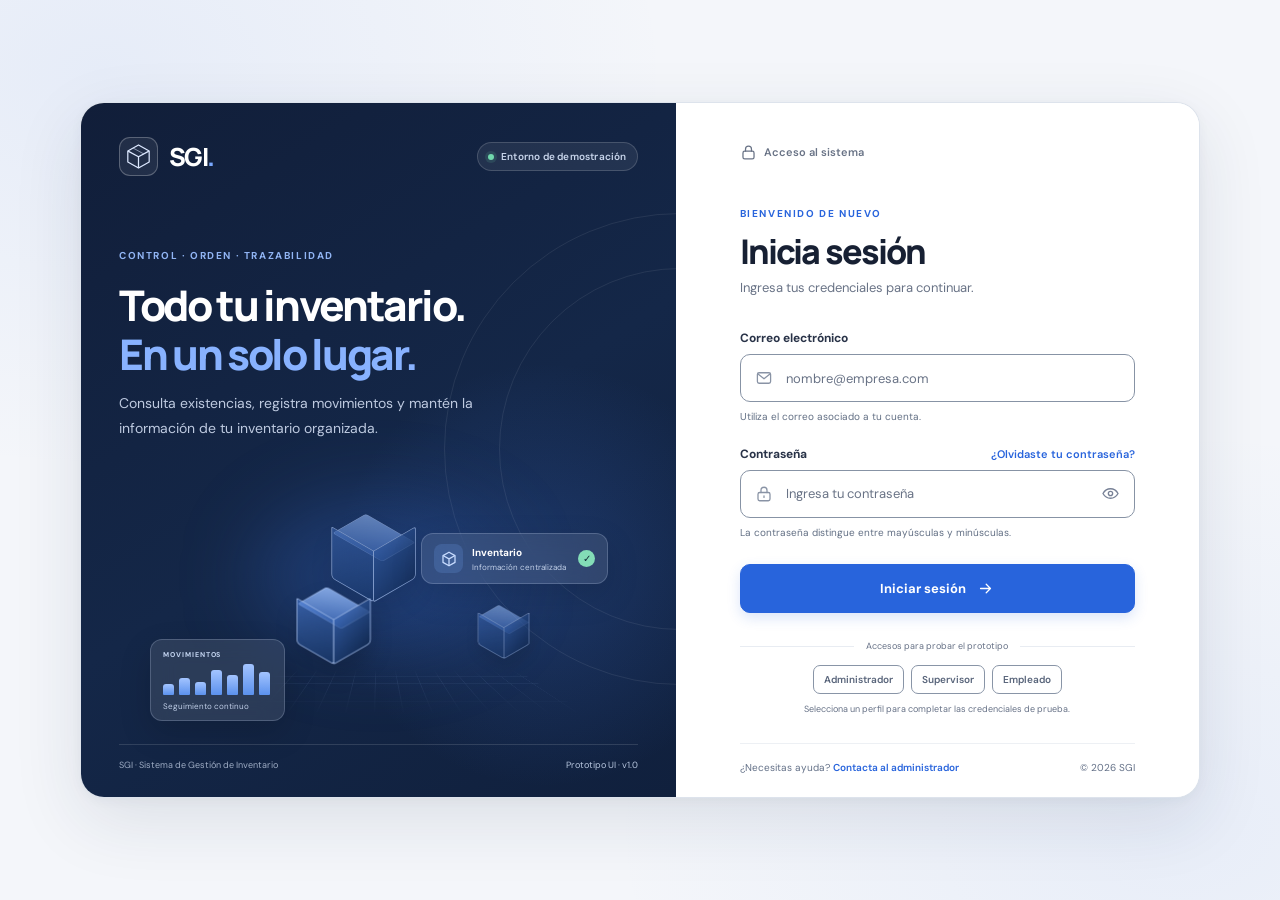
<file: index.html>
<!doctype html>
<html lang="es-CO">
<head>
  <meta charset="utf-8">
  <meta name="viewport" content="width=device-width, initial-scale=1">
  <meta http-equiv="refresh" content="0; url=login.html">
  <title>SGI | Sistema de Gestión de Inventario</title>
  <script>window.location.replace("login.html");</script>
</head>
<body>
  <p>Abriendo el prototipo SGI. <a href="login.html">Continuar al inicio de sesión</a>.</p>
</body>
</html>
</file>
<file: css/login.css>
:root {
  font-family: "DM Sans", "Segoe UI", sans-serif;
  color: #172033;
  background: #f4f6fa;
  font-synthesis: none;
  text-rendering: optimizeLegibility;
  --ink: #172033;
  --muted: #697386;
  --muted-light: #626f84;
  --line: #e3e8f0;
  --surface: #ffffff;
  --blue: #2864dc;
  --blue-hover: #1f55c2;
  --blue-pale: #eaf1ff;
  --navy: #101b33;
  --danger: #b42336;
  --radius-lg: 24px;
  --shadow-card: 0 22px 70px rgba(25, 42, 72, .11), 0 3px 12px rgba(25, 42, 72, .04);
}

* { box-sizing: border-box; }

html { min-width: 320px; min-height: 100%; }

body {
  min-width: 320px;
  min-height: 100vh;
  margin: 0;
  padding: 28px;
  display: grid;
  place-items: center;
  background:
    radial-gradient(ellipse at 8% 8%, rgba(88, 135, 226, .09), transparent 34%),
    radial-gradient(ellipse at 92% 92%, rgba(88, 135, 226, .08), transparent 34%),
    #f4f6fa;
}

button, input { font: inherit; }
button { -webkit-tap-highlight-color: transparent; }

.skip-link {
  position: fixed;
  z-index: 20;
  top: 12px;
  left: 12px;
  padding: 11px 16px;
  transform: translateY(-160%);
  border-radius: 9px;
  color: #fff;
  background: var(--navy);
  text-decoration: none;
}
.skip-link:focus { transform: translateY(0); }

.login-layout {
  width: min(1120px, 100%);
  min-height: 690px;
  display: grid;
  grid-template-columns: minmax(0, 1fr) minmax(420px, .88fr);
  overflow: hidden;
  border: 1px solid rgba(215, 222, 233, .85);
  border-radius: var(--radius-lg);
  background: var(--surface);
  box-shadow: var(--shadow-card);
}

.brand-panel {
  min-width: 0;
  position: relative;
  display: flex;
  flex-direction: column;
  justify-content: space-between;
  overflow: hidden;
  padding: 34px 38px 26px;
  color: #fff;
  background:
    radial-gradient(circle at 78% 68%, rgba(60, 112, 214, .25), transparent 32%),
    linear-gradient(148deg, #111e39 0%, #142748 53%, #10203d 100%);
}

.brand-panel::before,
.brand-panel::after {
  position: absolute;
  content: "";
  pointer-events: none;
  border: 1px solid rgba(255,255,255,.08);
  border-radius: 50%;
}
.brand-panel::before { width: 470px; height: 470px; right: -240px; top: 110px; }
.brand-panel::after { width: 360px; height: 360px; right: -185px; top: 165px; }

.brand-topline, .brand, .brand-footer { position: relative; z-index: 2; }
.brand-topline { display: flex; align-items: center; justify-content: space-between; gap: 16px; }
.brand { display: inline-flex; align-items: center; gap: 11px; color: #fff; text-decoration: none; }
.brand-mark { width: 39px; height: 39px; display: grid; place-items: center; border: 1px solid rgba(255,255,255,.25); border-radius: 11px; color: #dce8ff; background: rgba(255,255,255,.07); }
.brand-mark svg { width: 27px; height: 27px; }
.brand-name, .mobile-brand { font-family: Manrope, sans-serif; font-size: 25px; font-weight: 800; letter-spacing: -.07em; }
.brand-dot { color: #79a8ff; }
.environment-tag { display: inline-flex; align-items: center; gap: 7px; padding: 7px 10px; border: 1px solid rgba(255,255,255,.16); border-radius: 999px; color: #c9d6ec; background: rgba(255,255,255,.07); font-size: 10px; font-weight: 600; letter-spacing: .02em; white-space: nowrap; }
.environment-dot { width: 6px; height: 6px; border-radius: 50%; background: #70d8ad; box-shadow: 0 0 0 3px rgba(112,216,173,.13); }

.brand-message { position: relative; z-index: 1; margin-top: 56px; }
.eyebrow { margin: 0; font-size: 10px; line-height: 1.4; font-weight: 700; letter-spacing: .16em; }
.brand-message .eyebrow { color: #91b5f4; }
.brand-message h1 { margin: 18px 0 13px; font-family: Manrope, sans-serif; font-size: clamp(32px, 3.3vw, 43px); line-height: 1.16; letter-spacing: -.055em; font-weight: 800; }
.brand-message h1 span { color: #88b2ff; }
.brand-description { max-width: 365px; margin: 0; color: #becae0; font-size: 14px; line-height: 1.75; }

.visual-stage { height: 265px; max-width: 460px; position: relative; margin: 22px auto 0; isolation: isolate; }
.stage-glow { position: absolute; width: 250px; height: 155px; left: 50%; top: 43%; transform: translate(-50%,-50%); border-radius: 50%; background: rgba(56, 112, 217, .27); filter: blur(38px); }
.grid-floor { position: absolute; width: 90%; height: 120px; bottom: 14px; left: 5%; transform: perspective(210px) rotateX(58deg); transform-origin: center bottom; opacity: .27; background-image: linear-gradient(rgba(149,184,244,.34) 1px, transparent 1px), linear-gradient(90deg, rgba(149,184,244,.34) 1px, transparent 1px); background-size: 29px 24px; mask-image: linear-gradient(to bottom, transparent, #000 35%, transparent); }
.inventory-cube { position: absolute; width: 104px; height: 112px; filter: drop-shadow(0 17px 15px rgba(0,0,0,.18)); }
.inventory-cube span { position: absolute; display: block; border: 1.5px solid rgba(190,213,255,.9); background: linear-gradient(145deg, rgba(79,130,220,.55), rgba(26,59,112,.72)); }
.cube-top { width: 70px; height: 70px; left: 17px; top: 0; transform: rotate(30deg) skew(-30deg) scaleY(.58); border-radius: 4px; background: linear-gradient(135deg, rgba(157,194,255,.8), rgba(64,111,196,.8)) !important; }
.cube-left { width: 52px; height: 63px; left: 0; top: 36px; transform: skewY(30deg); border-radius: 2px 0 4px 5px; }
.cube-right { width: 52px; height: 63px; left: 51px; top: 36px; transform: skewY(-30deg); border-radius: 0 3px 5px 3px; background: linear-gradient(145deg, rgba(55,100,177,.72), rgba(18,43,84,.88)) !important; }
.cube-back { left: 49%; top: 37px; transform: translateX(-50%) scale(.82); opacity: .68; }
.cube-front { left: 29%; top: 105px; transform: scale(.72); }
.cube-small { left: 66%; top: 112px; transform: scale(.5); opacity: .72; }
.floating-card { position: absolute; z-index: 3; display: flex; align-items: center; border: 1px solid rgba(207,222,248,.22); border-radius: 12px; color: #fff; background: rgba(255,255,255,.1); box-shadow: 0 12px 32px rgba(0,0,0,.15); backdrop-filter: blur(12px); }
.floating-card-stock { top: 71px; right: 0; gap: 9px; padding: 10px 12px; }
.floating-icon { width: 29px; height: 29px; display: grid; place-items: center; border-radius: 8px; color: #c8dcff; background: rgba(117,164,245,.2); }
.floating-icon svg { width: 18px; height: 18px; }
.floating-card strong, .floating-card small { display: block; }
.floating-card strong { font-size: 10px; font-weight: 700; }
.floating-card small { margin-top: 3px; color: #c2d0e8; font-size: 8px; }
.status-check { width: 17px; height: 17px; display: grid; place-items: center; margin-left: 3px; border-radius: 50%; color: #102a36; background: #83ddb7; font-size: 10px; font-weight: 800; }
.floating-card-chart { left: 2px; bottom: 6px; width: 135px; padding: 10px 12px 9px; display: block; }
.chart-label { display: block; color: #c5d6f2; font-size: 7px; font-weight: 700; letter-spacing: .13em; }
.chart-bars { height: 31px; display: flex; align-items: end; gap: 5px; margin-top: 5px; }
.chart-bars i { width: 11px; display: block; border-radius: 3px 3px 1px 1px; background: linear-gradient(to top, #5b91ed, #a3c4ff); }
.chart-bars i:nth-child(1) { height: 36%; }.chart-bars i:nth-child(2) { height: 58%; }.chart-bars i:nth-child(3) { height: 44%; }.chart-bars i:nth-child(4) { height: 82%; }.chart-bars i:nth-child(5) { height: 65%; }.chart-bars i:nth-child(6) { height: 100%; }.chart-bars i:nth-child(7) { height: 76%; }
.chart-caption { display: block; margin-top: 6px; color: #c2d0e8; font-size: 8px; }

.brand-footer { display: flex; align-items: center; justify-content: space-between; gap: 12px; padding-top: 14px; border-top: 1px solid rgba(255,255,255,.13); color: #9eacc4; font-size: 9px; }
.footer-version { color: #b9c8e0; }

.form-panel { min-width: 0; display: flex; flex-direction: column; padding: 30px clamp(34px, 5vw, 66px) 23px; background: #fff; }
.form-panel-top { display: flex; align-items: center; justify-content: space-between; min-height: 38px; }
.mobile-brand { display: none; color: var(--ink); }
.secure-label { display: inline-flex; align-items: center; gap: 7px; color: #697386; font-size: 11px; font-weight: 600; }
.secure-label svg { width: 17px; height: 17px; }
.form-content { width: 100%; max-width: 410px; margin: auto; padding: 36px 0 26px; }
.form-heading { margin-bottom: 31px; }
.form-eyebrow { color: var(--blue); }
.form-heading h2 { margin: 10px 0 7px; color: var(--ink); font-family: Manrope, sans-serif; font-size: 34px; line-height: 1.18; font-weight: 800; letter-spacing: -.055em; }
.form-heading > p:last-child { margin: 0; color: var(--muted); font-size: 13px; line-height: 1.6; }
.login-form { display: flex; flex-direction: column; gap: 21px; }
.field-group { min-width: 0; display: flex; flex-direction: column; gap: 8px; }
.field-group label { color: #293348; font-size: 12px; font-weight: 700; }
.label-row { display: flex; align-items: center; justify-content: space-between; gap: 10px; }
.input-wrap { min-height: 48px; position: relative; display: flex; align-items: center; border: 1px solid #8793a5; border-radius: 10px; background: #fff; transition: border-color .16s ease, box-shadow .16s ease, background .16s ease; }
.input-wrap:focus-within { border-color: var(--blue); box-shadow: 0 0 0 3px rgba(40,100,220,.13); }
.input-wrap.has-error { border-color: #c24150; background: #fffafb; }
.field-icon { width: 18px; height: 18px; flex: 0 0 auto; margin-left: 14px; color: #8993a5; }
.input-wrap input { width: 100%; min-width: 0; height: 46px; padding: 0 13px; border: 0; outline: 0; color: var(--ink); background: transparent; font-size: 13px; }
.input-wrap input::placeholder { color: #697386; opacity: 1; }
.input-wrap input:focus-visible { outline: none; }
.password-toggle { width: 43px; height: 43px; flex: 0 0 auto; display: grid; place-items: center; margin-right: 2px; border: 0; border-radius: 8px; color: #778196; background: transparent; cursor: pointer; }
.password-toggle:hover { color: var(--blue); background: var(--blue-pale); }
.password-toggle svg { width: 19px; height: 19px; }
.eye-closed { display: none; }
.password-toggle[aria-pressed="true"] .eye-open { display: none; }
.password-toggle[aria-pressed="true"] .eye-closed { display: block; }
.field-hint { color: #626f84; font-size: 10px; line-height: 1.45; }
.field-error { min-height: 0; color: var(--danger); font-size: 11px; line-height: 1.4; }
.field-error:empty { display: none; }
.text-button { padding: 0; border: 0; color: var(--blue); background: transparent; font-size: 11px; font-weight: 600; text-decoration: none; cursor: pointer; }
.text-button:hover { color: var(--blue-hover); text-decoration: underline; text-underline-offset: 3px; }
.forgot-button { white-space: nowrap; }

.form-feedback { padding: 10px 12px; border: 1px solid #f0c9ce; border-radius: 9px; color: #912c3b; background: #fff5f6; font-size: 11px; line-height: 1.5; }
.form-feedback[hidden] { display: none; }
.submit-button { width: 100%; min-height: 49px; display: flex; align-items: center; justify-content: center; gap: 11px; margin-top: 3px; padding: 12px 18px; border: 1px solid var(--blue); border-radius: 10px; color: #fff; background: var(--blue); box-shadow: 0 5px 13px rgba(40,100,220,.17); font-size: 13px; font-weight: 700; cursor: pointer; transition: background .16s ease, border-color .16s ease, transform .16s ease, box-shadow .16s ease; }
.submit-button:hover { transform: translateY(-1px); border-color: var(--blue-hover); background: var(--blue-hover); box-shadow: 0 8px 17px rgba(40,100,220,.22); }
.submit-button:active { transform: translateY(0); }
.submit-button svg { width: 17px; height: 17px; }
.submit-button:disabled { cursor: wait; opacity: .7; }

.demo-access { margin-top: 27px; }
.demo-divider { display: flex; align-items: center; gap: 12px; color: #667186; font-size: 9px; white-space: nowrap; }
.demo-divider::before, .demo-divider::after { height: 1px; flex: 1; content: ""; background: #e8ecf2; }
.demo-actions { display: flex; justify-content: center; flex-wrap: wrap; gap: 7px; margin-top: 13px; }
.demo-chip { padding: 7px 10px; border: 1px solid #8995a7; border-radius: 7px; color: #58647a; background: #fff; font-size: 10px; font-weight: 600; cursor: pointer; transition: border-color .15s ease, color .15s ease, background .15s ease; }
.demo-chip:hover { border-color: #9db7ed; color: var(--blue); background: #f6f9ff; }
.demo-note { margin: 9px 0 0; color: #667186; text-align: center; font-size: 9px; line-height: 1.5; }

.form-panel-footer { display: flex; align-items: center; justify-content: space-between; gap: 10px; padding-top: 17px; border-top: 1px solid #edf0f4; color: #637087; font-size: 10px; }
.help-button { font-size: 10px; }
.copyright { white-space: nowrap; }

.visually-hidden { position: absolute !important; width: 1px !important; height: 1px !important; padding: 0 !important; margin: -1px !important; overflow: hidden !important; clip: rect(0,0,0,0) !important; white-space: nowrap !important; border: 0 !important; }

:focus-visible { outline: 3px solid #2864dc; outline-offset: 3px; }
.input-wrap:focus-within { outline: none; }


@media (max-width: 900px) {
  body { padding: 18px; }
  .login-layout { grid-template-columns: minmax(0, .9fr) minmax(390px, 1fr); }
  .brand-panel { padding: 28px 25px 22px; }
  .environment-tag { font-size: 0; padding: 8px; }
  .environment-dot { width: 7px; height: 7px; }
  .form-panel { padding-right: 34px; padding-left: 34px; }
  .brand-message h1 { font-size: 34px; }
  .floating-card-stock { right: -5px; }
}

@media (max-width: 700px) {
  body { display: block; padding: 0; background: #fff; }
  .login-layout { width: 100%; min-height: 100vh; display: flex; flex-direction: column; border: 0; border-radius: 0; box-shadow: none; }
  .brand-panel { display: none; }
  .form-panel { min-height: 100vh; padding: 22px clamp(22px, 7vw, 42px) 18px; }
  .mobile-brand { display: inline; }
  .form-panel-top { min-height: 43px; }
  .form-content { max-width: 430px; padding: 45px 0 35px; }
  .form-heading h2 { font-size: 32px; }
  .success-state { max-width: 430px; padding: 65px 0; }
  .form-panel-footer { margin-top: auto; }
}

@media (max-width: 380px) {
  .form-panel { padding-right: 18px; padding-left: 18px; }
  .form-content { padding-top: 33px; }
  .label-row { align-items: flex-start; }
  .forgot-button { font-size: 10px; }
  .form-panel-footer { align-items: flex-start; flex-direction: column; }
}

@media (prefers-reduced-motion: reduce) {
  *, *::before, *::after { scroll-behavior: auto !important; animation-duration: .01ms !important; animation-iteration-count: 1 !important; transition-duration: .01ms !important; }
}

@media (forced-colors: active) {
  .submit-button, .demo-chip, .input-wrap, .floating-card { border: 1px solid ButtonText; }
  .environment-dot, .session-active i { forced-color-adjust: none; }
}
</file>
<file: css/inicio.css>
:root {
  font-family: "DM Sans", "Segoe UI", sans-serif;
  color: #202638;
  background: #f5f7fb;
  font-synthesis: none;
  text-rendering: optimizeLegibility;
  --ink: #202638;
  --muted: #697386;
  --line: #e5e9f0;
  --surface: #ffffff;
  --surface-soft: #f7f9fc;
  --blue: #3478e5;
  --blue-dark: #245fca;
  --blue-pale: #eaf2ff;
  --green: #239d68;
  --red: #e65b50;
  --purple: #8057c7;
  --sidebar-width: 264px;
  --shadow-card: 0 8px 28px rgba(32, 48, 78, .045);
}

* { box-sizing: border-box; }
html { min-width: 320px; min-height: 100%; scroll-behavior: smooth; }
body { min-width: 320px; min-height: 100vh; margin: 0; background: #f5f7fb; }
button, select { font: inherit; }
button { -webkit-tap-highlight-color: transparent; }
button:focus-visible, a:focus-visible, select:focus-visible, summary:focus-visible { outline: 3px solid rgba(52, 120, 229, .7); outline-offset: 3px; }
[hidden] { display: none !important; }
.visually-hidden { position: absolute !important; width: 1px !important; height: 1px !important; padding: 0 !important; margin: -1px !important; overflow: hidden !important; clip: rect(0,0,0,0) !important; white-space: nowrap !important; border: 0 !important; }
.skip-link { position: fixed; z-index: 1000; top: 12px; left: 12px; padding: 11px 16px; transform: translateY(-160%); border-radius: 9px; color: #fff; background: #17233b; text-decoration: none; }
.skip-link:focus { transform: translateY(0); }

.app-shell { min-height: 100vh; display: grid; grid-template-columns: var(--sidebar-width) minmax(0, 1fr); }
.sidebar { height: 100vh; height: 100dvh; min-height: 0; position: sticky; top: 0; align-self: start; display: flex; flex-direction: column; overflow: hidden; padding: 26px 17px 19px; border-right: 1px solid #e3e8f0; background: #fff; }
.brand { min-height: 54px; display: flex; align-items: center; gap: 12px; padding: 0 9px; color: var(--ink); text-decoration: none; }
.brand-mark { width: 43px; height: 43px; display: grid; place-items: center; flex: 0 0 auto; border-radius: 12px; color: #fff; background: #286bda; box-shadow: 0 7px 16px rgba(40, 107, 218, .2); }
.brand-mark svg { width: 29px; height: 29px; }
.brand-copy strong, .brand-copy small { display: block; }
.brand-copy strong { font-family: Manrope, sans-serif; font-size: 22px; line-height: 1.05; font-weight: 800; letter-spacing: -.06em; }
.brand-copy strong span { color: #3478e5; }
.brand-copy small { margin-top: 4px; color: #7b8494; font-size: 10px; font-weight: 600; letter-spacing: .02em; }

.sidebar-user { position: relative; z-index: 60; display: flex; align-items: center; gap: 10px; margin: 30px 0 27px; padding: 14px 9px; border: 1px solid #edf0f5; border-radius: 15px; background: #fafbfe; }
.user-avatar { width: 43px; height: 43px; display: grid; place-items: center; flex: 0 0 auto; border: 3px solid #e6efff; border-radius: 50%; color: #245fca; background: #d9e7ff; font-family: Manrope, sans-serif; font-size: 16px; font-weight: 800; }
.sidebar-user-copy { min-width: 0; flex: 1; }
.sidebar-user-copy strong, .sidebar-user-copy small { display: block; overflow: hidden; text-overflow: ellipsis; white-space: nowrap; }
.sidebar-user-copy strong { color: #222b3d; font-size: 12px; font-weight: 700; }
.sidebar-user-copy small { margin-top: 3px; color: #788294; font-size: 11px; }
.icon-button { width: 37px; height: 37px; display: inline-grid; place-items: center; border: 0; border-radius: 10px; color: #596478; background: transparent; cursor: pointer; }
.icon-button:hover { color: var(--blue-dark); background: #eff4fd; }
.icon-button svg { width: 21px; height: 21px; }
.profile-menu {
  position: absolute;
  z-index: 100;
  top: calc(100% + 8px);
  right: 0;
  width: min(218px, calc(100vw - 40px));
  display: flex;
  flex-direction: column;
  gap: 3px;
  padding: 9px;
  border: 1px solid var(--line);
  border-radius: 14px;
  color: var(--ink);
  background: var(--surface);
  box-shadow: 0 16px 36px rgba(29, 45, 73, .16);
}
.profile-menu-heading {
  margin: 3px 9px 6px;
  color: #8a93a2;
  font-size: 10px;
  font-weight: 800;
  letter-spacing: .1em;
  line-height: 1.4;
  text-transform: uppercase;
}
.profile-menu a,
.profile-menu a:link,
.profile-menu a:visited,
.profile-menu button {
  width: 100%;
  min-height: 38px;
  display: flex;
  align-items: center;
  padding: 9px 10px;
  border: 0;
  border-radius: 9px;
  color: #3a4354;
  background: transparent;
  font: inherit;
  font-size: 12px;
  font-weight: 650;
  line-height: 1.35;
  text-align: left;
  text-decoration: none;
  cursor: pointer;
  transition: color .15s ease, background-color .15s ease;
}
.profile-menu a:hover,
.profile-menu a:focus-visible,
.profile-menu a[aria-current="page"],
.profile-menu button:hover {
  color: #245fca;
  background: #f0f5fd;
  text-decoration: none;
}
.profile-menu a:focus-visible,
.profile-menu button:focus-visible {
  outline: 3px solid rgba(52, 120, 229, .55);
  outline-offset: 2px;
}

.sidebar-nav { min-height: 0; flex: 1 1 auto; display: flex; flex-direction: column; gap: 5px; overflow-x: hidden; overflow-y: auto; overscroll-behavior: contain; scrollbar-width: thin; scrollbar-color: #d7dfeb transparent; padding-right: 3px; margin-right: -3px; }
.nav-caption { margin: 0 10px 8px; color: #9aa3b1; font-size: 9px; font-weight: 800; letter-spacing: .13em; }
.nav-caption-secondary { margin-top: 26px; padding-top: 22px; border-top: 1px solid #edf0f4; }
.nav-link { width: 100%; min-height: 46px; display: flex; align-items: center; gap: 13px; padding: 0 13px; border: 0; border-radius: 11px; color: #566174; background: transparent; text-align: left; text-decoration: none; font-size: 13px; font-weight: 600; cursor: pointer; transition: color .15s ease, background .15s ease, transform .15s ease; }
.nav-link svg { width: 19px; height: 19px; flex: 0 0 auto; }
.nav-link span:not(.nav-chevron) { flex: 1; }
.nav-link:hover { color: #245fca; background: #f2f6fd; }
.nav-link.is-active { color: #1f5fc8; background: #eaf2ff; box-shadow: inset 3px 0 #3478e5; }
.nav-link.is-active svg { color: #286bd8; }
.nav-chevron { margin-left: auto; color: #98a2b1; font-size: 23px; line-height: 1; }
.sidebar-bottom { flex: 0 0 auto; margin-top: auto; padding-top: 14px; border-top: 1px solid #edf0f4; background: #fff; }
.sidebar-status { display: flex; align-items: center; gap: 8px; margin: 0 10px 13px; color: #8892a1; font-size: 10px; }
.status-dot { width: 7px; height: 7px; border-radius: 50%; background: #36b37e; box-shadow: 0 0 0 3px #e8f7f0; }
.logout-link { color: #687386; }
.logout-link:hover { color: #bd3b48; background: #fff2f3; }

.app-main { min-width: 0; }
.topbar { min-height: 82px; position: relative; z-index: 20; display: flex; align-items: center; justify-content: space-between; gap: 20px; padding: 0 34px; border-bottom: 1px solid #e5e9f0; background: rgba(255,255,255,.92); }
.topbar-brand { display: flex; align-items: center; gap: 13px; color: #202638; font-family: Manrope, sans-serif; font-size: 18px; font-weight: 800; letter-spacing: -.035em; }
.topbar-brand-icon { width: 34px; height: 34px; display: grid; place-items: center; color: #202638; }
.topbar-brand-icon svg { width: 31px; height: 31px; }
.topbar-actions { display: flex; align-items: center; gap: 22px; }
.notification-wrap { position: relative; }
.notification-button { position: relative; width: 42px; height: 42px; border: 1px solid #edf0f4; border-radius: 12px; background: #fff; }
.notification-button svg { width: 21px; height: 21px; }
.notification-dot { width: 7px; height: 7px; position: absolute; top: 8px; right: 9px; border: 1px solid #fff; border-radius: 50%; background: #ed5c5c; }
.current-date { padding-left: 20px; border-left: 1px solid #e6eaf0; color: #657083; font-size: 11px; white-space: nowrap; }
.notification-panel { width: min(340px, calc(100vw - 32px)); position: absolute; z-index: 40; top: calc(100% + 12px); right: 0; overflow: hidden; border: 1px solid var(--line); border-radius: 15px; background: #fff; box-shadow: 0 18px 42px rgba(29, 45, 73, .16); }
.popover-heading { display: flex; align-items: center; justify-content: space-between; padding: 16px 17px 12px; border-bottom: 1px solid #edf0f4; }
.popover-heading h2 { margin: 0; color: #273247; font-family: Manrope, sans-serif; font-size: 14px; font-weight: 800; }
.popover-heading span { color: #8b95a5; font-size: 10px; }
.notification-item { display: flex; gap: 11px; padding: 13px 16px; border-bottom: 1px solid #f0f2f6; }
.notification-item:last-child { border-bottom: 0; }
.notification-symbol { width: 30px; height: 30px; display: grid; place-items: center; flex: 0 0 auto; border-radius: 9px; font-size: 13px; font-weight: 800; }
.notification-symbol.warning { color: #d65a42; background: #fff0eb; }
.notification-symbol.info { color: #3478e5; background: #eaf2ff; }
.notification-copy strong, .notification-copy small { display: block; }
.notification-copy strong { color: #343d4d; font-size: 11px; }
.notification-copy small { margin-top: 4px; color: #818b9b; font-size: 10px; line-height: 1.4; }
.popover-footer-action { width: 100%; padding: 12px; border: 0; color: #286bd8; background: #f8faff; font-size: 11px; font-weight: 700; cursor: pointer; }
.popover-footer-action:hover { background: #eef4ff; }

.main-content { width: min(100%, 1600px); margin: 0 auto; padding: 30px 34px 24px; }
.page-heading { display: flex; align-items: flex-end; justify-content: space-between; gap: 20px; margin-bottom: 22px; }
.eyebrow { margin: 0 0 6px; color: #3478e5; font-size: 9px; font-weight: 800; letter-spacing: .15em; }
.page-heading h1 { margin: 0; color: #202638; font-family: Manrope, sans-serif; font-size: 29px; line-height: 1.2; font-weight: 800; letter-spacing: -.055em; }
.page-subtitle { margin: 5px 0 0; color: #717b8d; font-size: 13px; }
.period-control { position: relative; display: inline-flex; align-items: center; }
.period-control select { min-width: 158px; height: 40px; appearance: none; padding: 0 38px 0 14px; border: 1px solid #dfe5ee; border-radius: 999px; color: #424c5f; background: #fff; font-size: 11px; cursor: pointer; box-shadow: 0 2px 5px rgba(29,45,73,.025); }
.period-control svg { width: 16px; height: 16px; position: absolute; right: 13px; pointer-events: none; color: #697386; }

.kpi-grid { display: grid; grid-template-columns: repeat(4, minmax(0, 1fr)); gap: 14px; margin-bottom: 17px; }
.kpi-card { min-width: 0; min-height: 118px; display: flex; align-items: center; gap: 15px; padding: 18px 17px; border: 1px solid #e5e9f0; border-radius: 14px; background: #fff; box-shadow: var(--shadow-card); }
.kpi-icon { width: 58px; height: 58px; display: grid; place-items: center; flex: 0 0 auto; border-radius: 50%; }
.kpi-icon svg { width: 29px; height: 29px; }
.kpi-blue { color: #1971d4; background: #e6f1ff; }
.kpi-green { color: #29965c; background: #e6f6eb; }
.kpi-red { color: #df5a46; background: #ffede8; }
.kpi-purple { color: #7851c2; background: #f0eaff; }
.kpi-copy { min-width: 0; }
.kpi-copy strong { display: block; overflow: hidden; color: #202638; font-family: Manrope, sans-serif; font-size: clamp(21px, 2vw, 27px); line-height: 1.15; font-weight: 800; letter-spacing: -.045em; text-overflow: ellipsis; white-space: nowrap; }
.kpi-copy span { display: block; max-width: 150px; margin-top: 5px; color: #727c8d; font-size: 11px; line-height: 1.4; }

.dashboard-grid { display: grid; grid-template-columns: minmax(0, 1.28fr) minmax(340px, 1fr); gap: 16px; margin-bottom: 17px; }
.panel { min-width: 0; border: 1px solid #e5e9f0; border-radius: 14px; background: #fff; box-shadow: var(--shadow-card); }
.movement-panel, .alerts-panel { min-height: 350px; }
.panel-heading { min-height: 65px; display: flex; align-items: center; justify-content: space-between; gap: 14px; padding: 0 19px; border-bottom: 1px solid #edf0f4; }
.panel-title-wrap { min-width: 0; display: flex; align-items: center; gap: 10px; }
.panel-title-icon { width: 29px; height: 29px; display: grid; place-items: center; flex: 0 0 auto; color: #313a4c; }
.panel-title-icon svg { width: 23px; height: 23px; }
.panel-heading h2 { overflow: hidden; margin: 0; color: #293246; font-family: Manrope, sans-serif; font-size: 14px; font-weight: 800; letter-spacing: -.025em; text-overflow: ellipsis; white-space: nowrap; }
.chart-legend { display: flex; align-items: center; gap: 15px; color: #606b7d; font-size: 10px; white-space: nowrap; }
.chart-legend span { display: inline-flex; align-items: center; gap: 6px; }
.legend-dot { width: 8px; height: 8px; display: inline-block; border-radius: 50%; }
.legend-entries { background: #3478e5; }
.legend-exits { background: #a4acb8; }
.chart-container { padding: 12px 16px 2px; }
.movement-chart { width: 100%; height: auto; min-height: 205px; display: block; overflow: visible; }
.movement-chart .chart-grid-line { stroke: #edf0f5; stroke-width: 1; }
.movement-chart .chart-axis-label { fill: #8b94a3; font-family: "DM Sans", sans-serif; font-size: 11px; }
.movement-chart .chart-x-label { fill: #566174; font-family: "DM Sans", sans-serif; font-size: 11px; }
.movement-chart .entry-area { fill: url(#entryAreaGradient); }
.movement-chart .entry-line { fill: none; stroke: #3478e5; stroke-width: 3; stroke-linecap: round; stroke-linejoin: round; }
.movement-chart .exit-line { fill: none; stroke: #9da6b4; stroke-width: 2.5; stroke-linecap: round; stroke-linejoin: round; }
.movement-chart .entry-point { fill: #fff; stroke: #3478e5; stroke-width: 2.5; }
.movement-chart .exit-point { fill: #fff; stroke: #9da6b4; stroke-width: 2.2; }
.chart-data-details { margin: 0 17px 13px; color: #697386; font-size: 10px; }
.chart-data-details summary { width: fit-content; padding: 5px 0; color: #3478e5; font-weight: 700; cursor: pointer; }
.chart-table-wrap { overflow-x: auto; margin-top: 8px; }
.chart-table { width: 100%; border-collapse: collapse; font-size: 10px; }
.chart-table th, .chart-table td { padding: 7px 9px; border-bottom: 1px solid #edf0f4; text-align: left; white-space: nowrap; }
.chart-table th { color: #687386; font-weight: 700; }
.chart-table td { color: #394356; }

.alerts-panel .panel-heading { padding-right: 17px; }
.text-link { display: inline-flex; align-items: center; gap: 6px; flex: 0 0 auto; padding: 7px 0 7px 8px; border: 0; color: #2870df; background: transparent; font-size: 10px; font-weight: 700; cursor: pointer; }
.text-link:hover { color: #174fae; text-decoration: underline; }
.alerts-list { padding: 3px 18px 10px; }
.alert-row { min-height: 83px; display: flex; align-items: center; gap: 12px; border-bottom: 1px solid #edf0f4; }
.alert-row:last-child { border-bottom: 0; }
.alert-icon { width: 33px; height: 33px; display: grid; place-items: center; flex: 0 0 auto; border-radius: 50%; color: #fff; font-size: 15px; font-weight: 800; }
.alert-icon.warning { background: #ec655b; box-shadow: 0 4px 10px rgba(236,101,91,.17); }
.alert-icon.info { background: #4385ec; box-shadow: 0 4px 10px rgba(67,133,236,.17); }
.alert-icon.success { background: #39a96b; box-shadow: 0 4px 10px rgba(57,169,107,.17); }
.alert-copy { min-width: 0; flex: 1; }
.alert-copy strong { display: block; overflow: hidden; color: #394254; font-size: 11px; font-weight: 600; text-overflow: ellipsis; white-space: nowrap; }
.alert-copy small { display: block; margin-top: 4px; color: #9099a7; font-size: 9px; line-height: 1.4; }
.alert-value { flex: 0 0 auto; color: #df554d; font-size: 10px; font-weight: 700; text-align: right; }
.alert-row.info .alert-value { color: #3478e5; }
.alert-row.success .alert-value { color: #25965d; }

.top-products-panel { margin-bottom: 15px; }
.top-products-panel .panel-heading { min-height: 58px; }
.table-scroll { width: 100%; overflow-x: auto; }
.data-table { width: 100%; border-collapse: collapse; text-align: left; }
.data-table thead { background: #f7f8fb; }
.data-table th { padding: 12px 15px; color: #616c7e; font-size: 10px; font-weight: 700; white-space: nowrap; }
.data-table td { padding: 11px 15px; border-top: 1px solid #edf0f4; color: #364052; font-size: 11px; }
.data-table tbody tr:hover { background: #fafcff; }
.rank-column { width: 46px; }
.rank-cell { color: #8993a2 !important; font-weight: 700; }
.product-name-cell { min-width: 210px; color: #2f394c !important; font-weight: 600; }
.brand-cell { color: #747f90 !important; }
.units-cell { font-weight: 700; font-variant-numeric: tabular-nums; }
.share-cell { min-width: 165px; }
.share-wrap { display: flex; align-items: center; gap: 10px; }
.share-wrap span { width: 39px; flex: 0 0 auto; color: #586376; font-size: 10px; font-variant-numeric: tabular-nums; }
.share-track { height: 7px; overflow: hidden; flex: 1; border-radius: 999px; background: #edf0f5; }
.share-fill { height: 100%; display: block; border-radius: inherit; background: #4385ec; }
.demo-disclaimer { margin: 0; color: #919aa8; font-size: 9px; text-align: right; }

.toast { max-width: min(420px, calc(100vw - 32px)); position: fixed; z-index: 100; right: 24px; bottom: 22px; padding: 13px 17px; border: 1px solid #dce5f4; border-radius: 12px; color: #26364e; background: #fff; box-shadow: 0 12px 35px rgba(27,44,74,.16); font-size: 12px; line-height: 1.5; }

@media (max-width: 1250px) {
  :root { --sidebar-width: 238px; }
  .main-content { padding-right: 25px; padding-left: 25px; }
  .topbar { padding-right: 25px; padding-left: 25px; }
  .kpi-card { gap: 11px; padding: 15px 12px; }
  .kpi-icon { width: 51px; height: 51px; }
  .dashboard-grid { grid-template-columns: minmax(0, 1.15fr) minmax(310px, 1fr); }
}
@media (max-width: 1000px) {
  .kpi-grid { grid-template-columns: repeat(2, minmax(0, 1fr)); }
  .dashboard-grid { grid-template-columns: 1fr; }
  .movement-panel, .alerts-panel { min-height: auto; }
  .alerts-list { display: grid; grid-template-columns: repeat(3, minmax(0, 1fr)); gap: 12px; padding-top: 13px; }
  .alert-row { min-height: 95px; align-items: flex-start; padding: 10px; border: 1px solid #edf0f4; border-radius: 11px; }
  .alert-value { display: none; }
}
@media (max-width: 760px) {
  .app-shell { grid-template-columns: 1fr; }
  .sidebar { height: auto; min-height: auto; position: relative; overflow: visible; padding: 13px 15px 10px; border-right: 0; border-bottom: 1px solid #e3e8f0; }
  .brand { min-height: 45px; }
  .brand-mark { width: 38px; height: 38px; }
  .sidebar-user { margin: 12px 0 10px; padding: 8px; }
  .sidebar-nav { min-height: auto; flex: 0 0 auto; display: grid; grid-template-columns: repeat(4, minmax(0, 1fr)); gap: 5px; overflow: visible; padding-right: 0; margin-right: 0; }
  .nav-caption { grid-column: 1 / -1; margin: 9px 5px 3px; }
  .nav-caption-secondary { display: none; }
  .nav-link { min-height: 42px; justify-content: center; gap: 6px; padding: 0 6px; font-size: 10px; }
  .nav-link svg { width: 16px; height: 16px; }
  .nav-chevron { display: none; }
  .sidebar-bottom { display: flex; justify-content: space-between; align-items: center; margin-top: 10px; padding-top: 9px; }
  .sidebar-status { margin: 0 5px; }
  .logout-link { width: auto; min-height: 37px; padding: 0 10px; }
  .topbar { min-height: 65px; padding: 0 17px; }
  .topbar-brand { gap: 8px; font-size: 13px; }
  .topbar-brand-icon { width: 26px; height: 26px; }
  .topbar-brand-icon svg { width: 25px; height: 25px; }
  .topbar-actions { gap: 10px; }
  .current-date { display: none; }
  .main-content { padding: 22px 16px 18px; }
  .page-heading { align-items: flex-start; }
  .page-heading h1 { font-size: 25px; }
  .page-subtitle { font-size: 11px; }
  .period-control select { min-width: 135px; max-width: 145px; height: 37px; padding-left: 10px; font-size: 10px; }
  .kpi-card { min-height: 96px; gap: 10px; padding: 12px; }
  .kpi-icon { width: 42px; height: 42px; }
  .kpi-icon svg { width: 23px; height: 23px; }
  .kpi-copy strong { font-size: 20px; }
  .kpi-copy span { font-size: 9px; }
  .panel-heading { min-height: 57px; padding-right: 13px; padding-left: 13px; }
  .panel-heading h2 { font-size: 12px; }
  .chart-legend { gap: 9px; font-size: 9px; }
  .chart-container { padding: 10px 8px 0; }
  .alerts-list { display: block; padding: 0 12px 8px; }
  .alert-row { min-height: 73px; align-items: center; padding: 8px 3px; border: 0; border-bottom: 1px solid #edf0f4; border-radius: 0; }
  .alert-value { display: block; max-width: 90px; font-size: 9px; }
  .alert-copy strong { font-size: 10px; }
  .alert-copy small { font-size: 8px; }
  .data-table th, .data-table td { padding: 10px 11px; font-size: 10px; }
  .demo-disclaimer { font-size: 8px; }
}
@media (max-width: 480px) {
  .sidebar-nav { grid-template-columns: repeat(3, minmax(0, 1fr)); }
  .kpi-grid { gap: 9px; }
  .kpi-card { min-height: 88px; align-items: flex-start; flex-direction: column; gap: 7px; }
  .kpi-icon { width: 34px; height: 34px; }
  .kpi-icon svg { width: 19px; height: 19px; }
  .kpi-copy strong { font-size: 18px; }
  .kpi-copy span { max-width: none; margin-top: 2px; }
  .page-heading { flex-direction: column; align-items: stretch; }
  .period-control { align-self: flex-start; }
  .movement-heading-row { align-items: flex-start; flex-direction: column; padding-top: 12px; padding-bottom: 10px; }
  .chart-legend { padding-left: 38px; }
  .top-products-panel .panel-heading { align-items: flex-start; padding-top: 13px; padding-bottom: 10px; }
  .top-products-panel .text-link { font-size: 9px; }
  .toast { right: 12px; bottom: 12px; }
}
@media (prefers-reduced-motion: reduce) {
  *, *::before, *::after { scroll-behavior: auto !important; transition-duration: .01ms !important; animation-duration: .01ms !important; animation-iteration-count: 1 !important; }
}
</file>
<file: css/configuracion.css>
/* Vista Configuración. La paleta base se hereda de inicio.css y theme.css. */
.config-main {
  min-height: calc(100vh - 82px);
}

.config-card {
  width: min(100%, 940px);
  margin: 0 auto;
  padding: 28px 30px 24px;
  color: var(--ink);
  background: var(--surface);
  border: 1px solid var(--line);
  border-radius: 17px;
  box-shadow: var(--shadow-card);
}

.config-section-heading {
  display: flex;
  align-items: center;
  gap: 16px;
  padding-bottom: 22px;
  border-bottom: 1px solid var(--line);
}

.config-heading-icon {
  width: 48px;
  height: 48px;
  display: grid;
  flex: 0 0 auto;
  place-items: center;
  color: #286bd8;
  background: #eaf2ff;
  border-radius: 13px;
}

.config-heading-icon svg {
  width: 25px;
  height: 25px;
}

.config-section-heading .card-kicker {
  margin: 0 0 5px;
  color: #3478e5;
  font-size: 9px;
  font-weight: 800;
  letter-spacing: .14em;
}

.config-section-heading h2 {
  margin: 0;
  color: var(--ink);
  font-family: Manrope, sans-serif;
  font-size: 19px;
  font-weight: 800;
  letter-spacing: -.035em;
}

.config-section-heading p:last-child {
  margin: 6px 0 0;
  color: var(--muted);
  font-size: 11px;
  line-height: 1.5;
}

.theme-options {
  display: grid;
  grid-template-columns: repeat(2, minmax(0, 1fr));
  gap: 16px;
  margin: 25px 0 22px;
  padding: 0;
  border: 0;
}

.theme-option {
  min-width: 0;
  min-height: 112px;
  position: relative;
  display: grid;
  grid-template-columns: auto minmax(0, 1fr) auto;
  align-items: center;
  gap: 15px;
  padding: 18px;
  color: var(--ink);
  background: var(--surface);
  border: 1px solid var(--line);
  border-radius: 13px;
  cursor: pointer;
  transition: border-color .16s ease, background-color .16s ease, box-shadow .16s ease, transform .16s ease;
}

.theme-option:hover {
  border-color: #a9c5f2;
  background: #f8faff;
  transform: translateY(-1px);
}

.theme-option:has(input:checked) {
  border-color: #3478e5;
  background: #f0f6ff;
  box-shadow: 0 0 0 3px rgba(52, 120, 229, .10);
}

.theme-option input {
  width: 18px;
  height: 18px;
  margin: 0;
  accent-color: #3478e5;
  cursor: pointer;
}

.theme-option:focus-within {
  outline: 3px solid rgba(52, 120, 229, .22);
  outline-offset: 3px;
}

.theme-preview {
  width: 54px;
  height: 58px;
  display: flex;
  flex-direction: column;
  gap: 5px;
  padding: 7px;
  border: 1px solid #d9e0ea;
  border-radius: 9px;
  background: #fff;
}

.theme-preview span {
  width: 100%;
  height: 11px;
  display: block;
  border-radius: 3px;
  background: #dbe8fb;
}

.theme-preview i {
  width: 100%;
  height: 8px;
  display: block;
  border-radius: 3px;
  background: #eef1f5;
}

.theme-preview i:last-child {
  width: 72%;
}

.theme-preview-dark {
  border-color: #354256;
  background: #192332;
}

.theme-preview-dark span {
  background: #3569a9;
}

.theme-preview-dark i {
  background: #354256;
}

.theme-preview-dark i:last-child {
  background: #2b394d;
}

.theme-option-copy {
  min-width: 0;
}

.theme-option-copy strong,
.theme-option-copy small {
  display: block;
}

.theme-option-copy strong {
  color: var(--ink);
  font-size: 13px;
  font-weight: 800;
}

.theme-option-copy small {
  margin-top: 5px;
  color: var(--muted);
  font-size: 10px;
  line-height: 1.45;
}

.theme-option-check {
  width: 23px;
  height: 23px;
  display: grid;
  place-items: center;
  color: transparent;
  background: transparent;
  border: 1px solid var(--line);
  border-radius: 50%;
  font-size: 12px;
  font-weight: 800;
}

.theme-option:has(input:checked) .theme-option-check {
  color: #fff;
  background: #3478e5;
  border-color: #3478e5;
}

.config-footer {
  display: flex;
  align-items: center;
  justify-content: space-between;
  gap: 18px;
  padding-top: 19px;
  border-top: 1px solid var(--line);
}

.config-hint {
  margin: 0;
  color: var(--muted);
  font-size: 10px;
  line-height: 1.5;
}

.config-actions,
.config-footer button {
  flex: 0 0 auto;
}

.config-footer .primary-button {
  min-height: 42px;
  display: inline-flex;
  align-items: center;
  justify-content: center;
  gap: 9px;
  padding: 0 18px;
  color: #fff;
  background: #3478e5;
  border: 1px solid #3478e5;
  border-radius: 10px;
  box-shadow: 0 5px 12px rgba(52, 120, 229, .16);
  font-size: 11px;
  font-weight: 800;
  cursor: pointer;
  transition: background-color .15s ease, border-color .15s ease, box-shadow .15s ease, transform .15s ease;
}

.config-footer .primary-button svg {
  width: 16px;
  height: 16px;
}

.config-footer .primary-button:hover {
  background: #245fca;
  border-color: #245fca;
  box-shadow: 0 7px 16px rgba(52, 120, 229, .22);
  transform: translateY(-1px);
}

.config-footer .primary-button:active {
  transform: translateY(0);
}

.config-footer .primary-button:focus-visible,
.profile-menu-toggle:focus-visible,
.notification-button:focus-visible,
.profile-menu a:focus-visible {
  outline: 3px solid rgba(52, 120, 229, .65);
  outline-offset: 3px;
}

.form-feedback {
  min-height: 18px;
  margin: 12px 0 0;
  color: #238c60;
  font-size: 10px;
  font-weight: 700;
  text-align: right;
}

.form-feedback.is-error {
  color: #c84e4e;
}

/* La plantilla común define el contenedor del menú; aquí se completa el estilo de los enlaces. */
.profile-menu a {
  display: block;
  padding: 10px 9px;
  color: #3a4354;
  border-radius: 8px;
  text-decoration: none;
  font-size: 12px;
  font-weight: 600;
}

.profile-menu a:hover,
.profile-menu a[aria-current="page"] {
  color: #245fca;
  background: #f2f6fd;
}

@media (max-width: 900px) {
  .config-main {
    padding: 26px 24px 22px;
  }
}

@media (max-width: 640px) {
  .config-card {
    padding: 21px 18px;
  }

  .theme-options {
    grid-template-columns: 1fr;
  }

  .config-footer {
    align-items: stretch;
    flex-direction: column;
  }

  .config-footer .primary-button {
    width: 100%;
  }
}

html[data-theme="dark"] .config-heading-icon {
  color: #a7c9ff;
  background: #243852;
}

html[data-theme="dark"] .theme-option {
  color: var(--theme-ink);
  background: var(--theme-surface-soft);
  border-color: var(--theme-line);
}

html[data-theme="dark"] .theme-option:hover {
  background: #27374d;
  border-color: #6687b6;
}

html[data-theme="dark"] .theme-option:has(input:checked) {
  background: #213b5a;
  border-color: #5794f5;
  box-shadow: 0 0 0 3px rgba(87, 148, 245, .15);
}

html[data-theme="dark"] .theme-option-copy strong {
  color: #f1f5fb;
}

html[data-theme="dark"] .theme-option-copy small,
html[data-theme="dark"] .config-hint {
  color: #b3c0d2;
}

html[data-theme="dark"] .profile-menu a {
  color: #dce5f1;
}

html[data-theme="dark"] .profile-menu a:hover,
html[data-theme="dark"] .profile-menu a[aria-current="page"] {
  color: #a7c9ff;
  background: #2a3a50;
}

html[data-theme="dark"] .form-feedback {
  color: #91dfb2;
}

html[data-theme="dark"] .form-feedback.is-error {
  color: #ffaaa1;
}
</file>
<file: css/theme.css>
/* SGI - tema compartido claro/oscuro.
   Se carga después de las hojas específicas de cada vista para centralizar
   colores, superficies, bordes y estados de interacción. */

:root {
  --theme-bg: #f5f7fb;
  --theme-surface: #ffffff;
  --theme-surface-soft: #f7f9fc;
  --theme-ink: #202638;
  --theme-muted: #697386;
  --theme-line: #e5e9f0;
}

html[data-theme="dark"] {
  color-scheme: dark;
  --theme-bg: #111722;
  --theme-surface: #192332;
  --theme-surface-soft: #202b3b;
  --theme-ink: #edf2f8;
  --theme-muted: #aab6c7;
  --theme-line: #354256;

  /* Tokens legacy utilizados por las hojas de cada módulo. */
  --ink: #edf2f8;
  --muted: #aab6c7;
  --line: #354256;
  --surface: #192332;
  --surface-soft: #202b3b;
  --blue-pale: #1e3657;
  --shadow-card: 0 8px 28px rgba(0, 0, 0, .20);
}

html[data-theme="dark"] body {
  color: var(--theme-ink);
  background: var(--theme-bg);
}

/* Estructura común */
html[data-theme="dark"] .sidebar,
html[data-theme="dark"] .sidebar-bottom,
html[data-theme="dark"] .profile-menu,
html[data-theme="dark"] .notification-panel,
html[data-theme="dark"] .panel,
html[data-theme="dark"] .kpi-card,
html[data-theme="dark"] .summary-item,
html[data-theme="dark"] .products-filter-panel,
html[data-theme="dark"] .products-table-panel,
html[data-theme="dark"] .providers-filter-panel,
html[data-theme="dark"] .providers-table-panel,
html[data-theme="dark"] .users-filter-panel,
html[data-theme="dark"] .users-table-panel,
html[data-theme="dark"] .records-filter-panel,
html[data-theme="dark"] .records-table-panel,
html[data-theme="dark"] .report-selector-panel,
html[data-theme="dark"] .report-output-panel,
html[data-theme="dark"] .record-summary-card,
html[data-theme="dark"] .profile-card,
html[data-theme="dark"] .config-card,
html[data-theme="dark"] .detail-item,
html[data-theme="dark"] .audit-change-card,
html[data-theme="dark"] .report-highlight,
html[data-theme="dark"] .report-kpi {
  color: var(--theme-ink);
  background-color: var(--theme-surface);
  border-color: var(--theme-line);
}

html[data-theme="dark"] .topbar {
  color: var(--theme-ink);
  background: rgba(21, 30, 44, .96);
  border-color: var(--theme-line);
}

html[data-theme="dark"] .sidebar-user,
html[data-theme="dark"] .notification-button,
html[data-theme="dark"] .theme-option,
html[data-theme="dark"] .report-kpi,
html[data-theme="dark"] .dialog-meta-item,
html[data-theme="dark"] .dialog-meta,
html[data-theme="dark"] .detail-grid {
  background-color: var(--theme-surface-soft);
  border-color: var(--theme-line);
}

html[data-theme="dark"] .brand,
html[data-theme="dark"] .topbar-brand,
html[data-theme="dark"] .topbar-brand-icon,
html[data-theme="dark"] .main-content,
html[data-theme="dark"] .page-heading,
html[data-theme="dark"] .users-main,
html[data-theme="dark"] .page-heading h1,
html[data-theme="dark"] .panel-heading h2,
html[data-theme="dark"] .panel-title-icon,
html[data-theme="dark"] .kpi-copy strong,
html[data-theme="dark"] .summary-item strong,
html[data-theme="dark"] .table-panel-heading h2,
html[data-theme="dark"] .users-table-heading h2,
html[data-theme="dark"] .records-intro h2,
html[data-theme="dark"] .records-table-panel .table-panel-heading h3,
html[data-theme="dark"] .report-output-heading h3,
html[data-theme="dark"] .report-subheading,
html[data-theme="dark"] .dialog-heading h2,
html[data-theme="dark"] .records-dialog .dialog-heading h2,
html[data-theme="dark"] .user-dialog .dialog-heading h2,
html[data-theme="dark"] .card-heading h2,
html[data-theme="dark"] .config-section-heading h2,
html[data-theme="dark"] .audit-change-card h3 {
  color: var(--theme-ink);
}

html[data-theme="dark"] .brand-copy small,
html[data-theme="dark"] .sidebar-user-copy small,
html[data-theme="dark"] .nav-caption,
html[data-theme="dark"] .sidebar-status,
html[data-theme="dark"] .current-date,
html[data-theme="dark"] .page-subtitle,
html[data-theme="dark"] .kpi-copy span,
html[data-theme="dark"] .summary-item small,
html[data-theme="dark"] .table-panel-heading p,
html[data-theme="dark"] .users-table-heading p,
html[data-theme="dark"] .records-intro p,
html[data-theme="dark"] .records-table-panel .table-panel-heading p,
html[data-theme="dark"] .report-output-heading > div > p:last-child,
html[data-theme="dark"] .table-footer p,
html[data-theme="dark"] .users-table-footer > p,
html[data-theme="dark"] .demo-disclaimer,
html[data-theme="dark"] .popover-heading span,
html[data-theme="dark"] .notification-copy small,
html[data-theme="dark"] .notification-copy strong,
html[data-theme="dark"] .dialog-heading p:last-child,
html[data-theme="dark"] .dialog-meta-item small,
html[data-theme="dark"] .detail-item span,
html[data-theme="dark"] .profile-note,
html[data-theme="dark"] .config-section-heading p:last-child,
html[data-theme="dark"] .theme-option-copy small,
html[data-theme="dark"] .field-note,
html[data-theme="dark"] .user-form-note,
html[data-theme="dark"] .provider-muted,
html[data-theme="dark"] .product-cell small,
html[data-theme="dark"] .provider-name-cell small,
html[data-theme="dark"] .movement-product-cell small,
html[data-theme="dark"] .audit-product-cell small,
html[data-theme="dark"] .contrast-product small,
html[data-theme="dark"] .report-highlight-copy small,
html[data-theme="dark"] .report-kpi small,
html[data-theme="dark"] .table-footnote {
  color: var(--theme-muted);
}

html[data-theme="dark"] .eyebrow,
html[data-theme="dark"] .card-kicker {
  color: #82b2ff;
}

/* Navegación, menús y botones de cabecera */
html[data-theme="dark"] .nav-link {
  color: #b8c4d4;
  background: transparent;
}
html[data-theme="dark"] .nav-link:hover {
  color: #a7c9ff;
  background: #253349;
}
html[data-theme="dark"] .nav-link.is-active {
  color: #a7c9ff;
  background: #203754;
  box-shadow: inset 3px 0 #5794f5;
}
html[data-theme="dark"] .nav-link.is-active svg,
html[data-theme="dark"] .icon-button,
html[data-theme="dark"] .topbar-brand-icon {
  color: #dce7f6;
}
html[data-theme="dark"] .icon-button:hover {
  color: #a7c9ff;
  background: #253349;
}
html[data-theme="dark"] .profile-menu button {
  color: #dce5f1;
  background: transparent;
}
html[data-theme="dark"] .profile-menu button:hover,
html[data-theme="dark"] .popover-footer-action:hover {
  background: #2a3a50;
}
html[data-theme="dark"] .profile-menu-heading,
html[data-theme="dark"] .profile-menu,
html[data-theme="dark"] .notification-panel,
html[data-theme="dark"] .notification-button,
html[data-theme="dark"] .notification-item,
html[data-theme="dark"] .popover-heading,
html[data-theme="dark"] .sidebar-bottom,
html[data-theme="dark"] .nav-caption-secondary {
  border-color: var(--theme-line);
}
html[data-theme="dark"] .popover-heading h2,
html[data-theme="dark"] .sidebar-user-copy strong {
  color: var(--theme-ink);
}
html[data-theme="dark"] .popover-footer-action {
  color: #9fc3ff;
  background: #223149;
}

/* Superficies internas, tablas y filas */
html[data-theme="dark"] .data-table thead,
html[data-theme="dark"] .products-table thead,
html[data-theme="dark"] .providers-table thead,
html[data-theme="dark"] .users-table thead,
html[data-theme="dark"] .records-table thead,
html[data-theme="dark"] .report-table th,
html[data-theme="dark"] .chart-table th,
html[data-theme="dark"] .dialog-movement-list th {
  background: #253247;
}
html[data-theme="dark"] .data-table th,
html[data-theme="dark"] .products-table th,
html[data-theme="dark"] .providers-table th,
html[data-theme="dark"] .users-table th,
html[data-theme="dark"] .records-table th,
html[data-theme="dark"] .report-table th,
html[data-theme="dark"] .chart-table th,
html[data-theme="dark"] .dialog-movement-list th {
  color: #c6d2e2;
  border-color: var(--theme-line);
}
html[data-theme="dark"] .data-table td,
html[data-theme="dark"] .products-table td,
html[data-theme="dark"] .providers-table td,
html[data-theme="dark"] .users-table td,
html[data-theme="dark"] .records-table td,
html[data-theme="dark"] .report-table td,
html[data-theme="dark"] .chart-table td,
html[data-theme="dark"] .dialog-movement-list td {
  color: #d2dbe7;
  border-color: var(--theme-line);
}
html[data-theme="dark"] .data-table tbody tr:hover,
html[data-theme="dark"] .products-table tbody tr:hover,
html[data-theme="dark"] .providers-table tbody tr:hover,
html[data-theme="dark"] .users-table tbody tr:hover,
html[data-theme="dark"] .records-table tbody tr:hover {
  background: #222f41;
}
html[data-theme="dark"] .brand-cell,
html[data-theme="dark"] .code-cell span,
html[data-theme="dark"] .date-cell,
html[data-theme="dark"] .quantity-cell,
html[data-theme="dark"] .user-cell,
html[data-theme="dark"] .description-cell,
html[data-theme="dark"] .provider-contact-cell,
html[data-theme="dark"] .provider-row-code,
html[data-theme="dark"] .product-cell strong,
html[data-theme="dark"] .provider-name-cell strong,
html[data-theme="dark"] .movement-product-cell strong,
html[data-theme="dark"] .audit-product-cell strong,
html[data-theme="dark"] .contrast-product strong,
html[data-theme="dark"] .detail-item strong,
html[data-theme="dark"] .audit-change-row span:last-child,
html[data-theme="dark"] .report-highlight-copy strong,
html[data-theme="dark"] .report-highlight-value,
html[data-theme="dark"] .report-kpi strong {
  color: #e1e9f3 !important;
}
html[data-theme="dark"] .table-count,
html[data-theme="dark"] .section-counter {
  color: #a9c9f8;
  background: #233751;
}

/* Formularios y campos */
html[data-theme="dark"] input,
html[data-theme="dark"] select,
html[data-theme="dark"] textarea,
html[data-theme="dark"] .period-control select,
html[data-theme="dark"] .search-field input,
html[data-theme="dark"] .search-field select,
html[data-theme="dark"] .select-field select,
html[data-theme="dark"] .filter-field input,
html[data-theme="dark"] .filter-field select,
html[data-theme="dark"] .form-field input,
html[data-theme="dark"] .form-field select,
html[data-theme="dark"] .form-field textarea,
html[data-theme="dark"] .user-search-wrap input,
html[data-theme="dark"] .users-filter-grid select,
html[data-theme="dark"] .profile-form-grid input {
  color: #edf2f8;
  background-color: #202b3b;
  border-color: #43516a;
}
html[data-theme="dark"] input::placeholder,
html[data-theme="dark"] textarea::placeholder,
html[data-theme="dark"] .search-field input::placeholder,
html[data-theme="dark"] .user-search-wrap input::placeholder {
  color: #8998ad;
  opacity: 1;
}
html[data-theme="dark"] select option {
  color: #edf2f8;
  background: #202b3b;
}
html[data-theme="dark"] .filter-field label,
html[data-theme="dark"] .form-field label,
html[data-theme="dark"] .profile-form-grid label,
html[data-theme="dark"] .report-subheading {
  color: #c6d2e2;
}
html[data-theme="dark"] .form-field input:disabled,
html[data-theme="dark"] .form-field select:disabled,
html[data-theme="dark"] .form-field textarea:disabled,
html[data-theme="dark"] .profile-form-grid input[readonly] {
  color: #a1aec0;
  background: #273448;
}
html[data-theme="dark"] input:focus,
html[data-theme="dark"] select:focus,
html[data-theme="dark"] textarea:focus {
  border-color: #6ca5ff;
  box-shadow: 0 0 0 3px rgba(91, 151, 244, .17);
}

/* Botones principales, secundarios, filtros, tablas y paginación */
html[data-theme="dark"] .primary-button,
html[data-theme="dark"] .filter-button {
  color: #ffffff;
  background: #3478e5;
  border-color: #3478e5;
}
html[data-theme="dark"] .primary-button:hover:not(:disabled),
html[data-theme="dark"] .filter-button:hover:not(:disabled) {
  color: #ffffff;
  background: #2868cc;
  border-color: #2868cc;
}
html[data-theme="dark"] .secondary-button,
html[data-theme="dark"] .filter-actions .secondary-button,
html[data-theme="dark"] .dialog-close,
html[data-theme="dark"] .page-button {
  color: #d6e0ed;
  background: #253247;
  border-color: #43516a;
}
html[data-theme="dark"] .secondary-button:hover:not(:disabled),
html[data-theme="dark"] .dialog-close:hover,
html[data-theme="dark"] .page-button:hover:not(:disabled) {
  color: #ffffff;
  background: #30435e;
  border-color: #6484b4;
}
html[data-theme="dark"] .clear-filters-button,
html[data-theme="dark"] .users-filter-actions .secondary-button {
  color: #b7c5d8;
  background: transparent;
  border-color: transparent;
}
html[data-theme="dark"] .clear-filters-button:hover,
html[data-theme="dark"] .users-filter-actions .secondary-button:hover:not(:disabled) {
  color: #a8caff;
  background: #25364d;
}
html[data-theme="dark"] .page-button.is-current {
  color: #ffffff;
  background: #3478e5;
  border-color: #3478e5;
}
html[data-theme="dark"] .page-button:disabled {
  color: #718096;
  background: #202a39;
  border-color: #354256;
}
html[data-theme="dark"] .page-ellipsis,
html[data-theme="dark"] .pagination-ellipsis {
  color: #aab6c7;
}
html[data-theme="dark"] .row-action,
html[data-theme="dark"] .user-action-button {
  color: #b8c7da;
  background: transparent;
  border-color: transparent;
}
html[data-theme="dark"] .row-action:hover,
html[data-theme="dark"] .user-action-button:hover {
  color: #a8caff;
  background: #25364d;
  border-color: #405a7d;
}
html[data-theme="dark"] .row-action-danger:hover,
html[data-theme="dark"] .user-action-button.is-danger:hover {
  color: #ffaaa8;
  background: #442b33;
  border-color: #75434a;
}
html[data-theme="dark"] .user-action-button.is-success:hover {
  color: #9ee4be;
  background: #1f3d35;
  border-color: #376d58;
}
html[data-theme="dark"] .text-link,
html[data-theme="dark"] .provider-contact-cell a,
html[data-theme="dark"] .row-detail-button {
  color: #91baff;
}
html[data-theme="dark"] .text-link:hover,
html[data-theme="dark"] .provider-contact-cell a:hover {
  color: #c0d7ff;
}
html[data-theme="dark"] .row-detail-button {
  background: #253a57;
  border-color: #3b5d8e;
}
html[data-theme="dark"] .row-detail-button:hover {
  background: #2d4668;
  border-color: #6484b4;
}

/* Pestañas de Registros */
html[data-theme="dark"] .records-tabs {
  background: #202b3b;
  border-color: var(--theme-line);
}
html[data-theme="dark"] .records-tab {
  color: #b8c5d6;
  background: transparent;
  border-color: transparent;
}
html[data-theme="dark"] .records-tab:hover {
  color: #a8caff;
  background: #2a3a50;
}
html[data-theme="dark"] .records-tab.is-active {
  color: #a8caff;
  background: #263b58;
  border-color: #405d85;
}

/* Etiquetas de estado y clasificación: conservar significado cromático */
html[data-theme="dark"] .status-active,
html[data-theme="dark"] .user-status-pill.active,
html[data-theme="dark"] .report-ready-pill,
html[data-theme="dark"] .movement-type-pill.entry,
html[data-theme="dark"] .audit-action-pill.create {
  color: #91e0b4;
  background: #1d3b31;
}
html[data-theme="dark"] .status-inactive,
html[data-theme="dark"] .user-status-pill.inactive {
  color: #bdc7d4;
  background: #303b4b;
}
html[data-theme="dark"] .user-role-pill,
html[data-theme="dark"] .category-pill {
  color: #c4d2e5;
  background: #2b394d;
}
html[data-theme="dark"] .user-role-pill.admin {
  color: #d2baff;
  background: #382f51;
}
html[data-theme="dark"] .user-role-pill.supervisor {
  color: #a7ceff;
  background: #233c59;
}
html[data-theme="dark"] .movement-type-pill.exit,
html[data-theme="dark"] .audit-action-pill.deactivate {
  color: #ffaaa1;
  background: #472d32;
}
html[data-theme="dark"] .movement-type-pill.adjustment,
html[data-theme="dark"] .audit-action-pill.update {
  color: #d0baff;
  background: #382f51;
}
html[data-theme="dark"] .stock-change-pill,
html[data-theme="dark"] .report-rank {
  color: #b6d1fa;
  background: #263b57;
}

/* Auditoría, contraste y resultados */
html[data-theme="dark"] .audit-note,
html[data-theme="dark"] .contrast-explainer {
  color: #c4d0e1;
  background: #202d41;
  border-color: #3c5272;
}
html[data-theme="dark"] .contrast-explainer strong,
html[data-theme="dark"] .contrast-product strong {
  color: #e5edf7;
}
html[data-theme="dark"] .contrast-explainer-icon {
  color: #d1bdff;
  background: #393251;
}
html[data-theme="dark"] .audit-change-card.before {
  background: #332a32;
}
html[data-theme="dark"] .audit-change-card.after {
  background: #21372f;
}
html[data-theme="dark"] .audit-change-row span:first-child,
html[data-theme="dark"] .audit-change-card h3 {
  color: #b9c5d5;
}
html[data-theme="dark"] .dialog-meta-item {
  background: #243247;
}
html[data-theme="dark"] .report-highlight {
  background: #202b3b;
}
html[data-theme="dark"] .report-kpi {
  background: #202b3b;
}
html[data-theme="dark"] .audit-note > span {
  color: #ffffff;
}
html[data-theme="dark"] .positive-value {
  color: #8fe0b0 !important;
}
html[data-theme="dark"] .negative-value {
  color: #ffaaa1 !important;
}
html[data-theme="dark"] .neutral-value {
  color: #c0cad8 !important;
}

/* Perfil y Configuración: superficies que antes quedaban blancas */
html[data-theme="dark"] .profile-card,
html[data-theme="dark"] .config-card {
  color: var(--theme-ink);
  background: #192332;
  border-color: var(--theme-line);
}
html[data-theme="dark"] .card-heading,
html[data-theme="dark"] .config-section-heading {
  border-color: var(--theme-line);
}
html[data-theme="dark"] .profile-form-grid label,
html[data-theme="dark"] .theme-option-copy strong {
  color: #e4ebf5;
}
html[data-theme="dark"] .profile-form-grid input {
  color: #edf2f8;
  background: #202b3b;
  border-color: #43516a;
}
html[data-theme="dark"] .profile-form-grid input[readonly] {
  color: #b5c1d1;
  background: #273448;
}
html[data-theme="dark"] .profile-note {
  color: #b8c5d6;
  background: #202d40;
}
html[data-theme="dark"] .theme-option {
  color: #e4ebf5;
  background: #202b3b;
  border-color: #43516a;
}
html[data-theme="dark"] .theme-option:hover {
  background: #27374d;
  border-color: #6687b6;
}
html[data-theme="dark"] .theme-option:has(input:checked) {
  color: #edf4ff;
  background: #213b5a;
  border-color: #5794f5;
  box-shadow: 0 0 0 3px rgba(87, 148, 245, .15);
}
html[data-theme="dark"] .theme-option-copy strong {
  color: #f1f5fb;
}
html[data-theme="dark"] .theme-option-copy small {
  color: #b3c0d2;
}
html[data-theme="dark"] .theme-option input {
  accent-color: #5794f5;
}
html[data-theme="dark"] .form-feedback,
html[data-theme="dark"] .profile-form-grid .form-field,
html[data-theme="dark"] .config-actions {
  color: #91dfb2;
}

/* Diálogos y elementos emergentes */
html[data-theme="dark"] dialog,
html[data-theme="dark"] .product-dialog,
html[data-theme="dark"] .provider-dialog,
html[data-theme="dark"] .records-dialog,
html[data-theme="dark"] .user-dialog {
  color: var(--theme-ink);
  background: #192332;
  border-color: var(--theme-line);
}
html[data-theme="dark"] dialog::backdrop {
  background: rgba(3, 8, 16, .68);
}
html[data-theme="dark"] .dialog-body,
html[data-theme="dark"] .dialog-meta,
html[data-theme="dark"] .detail-grid {
  color: #dce5f1;
}
html[data-theme="dark"] .detail-item span,
html[data-theme="dark"] .dialog-meta-item small {
  color: #aab6c7;
}
html[data-theme="dark"] .detail-item strong,
html[data-theme="dark"] .dialog-meta-item strong {
  color: #e5edf7;
}
html[data-theme="dark"] .user-form-note {
  color: #bac7d8;
  background: #202d40;
}
html[data-theme="dark"] .dialog-form-feedback {
  color: #ffaaa1;
  background: #442b32;
}
html[data-theme="dark"] .field-error,
html[data-theme="dark"] .field-message {
  color: #ffaaa1;
}

/* Notificaciones, alertas y mensajes */
html[data-theme="dark"] .alert-row {
  border-color: var(--theme-line);
}
html[data-theme="dark"] .alert-copy strong {
  color: #e0e8f2;
}
html[data-theme="dark"] .alert-copy small,
html[data-theme="dark"] .empty-state,
html[data-theme="dark"] .users-empty-state {
  color: #aab6c7 !important;
}
html[data-theme="dark"] .alert-value {
  color: #ffaaa1;
}
html[data-theme="dark"] .alert-row.info .alert-value {
  color: #9bc4ff;
}
html[data-theme="dark"] .alert-row.success .alert-value {
  color: #91dfb2;
}
html[data-theme="dark"] .empty-state-icon {
  color: #a6c8ff;
  background: #243852;
}
html[data-theme="dark"] .empty-state strong {
  color: #e3ebf5;
}
html[data-theme="dark"] .toast {
  color: #e7eef8;
  background: #202d40;
  border-color: #405572;
}
html[data-theme="dark"] .demo-disclaimer {
  color: #8998ad;
}

/* Gráficos: el lienzo y las etiquetas también deben mantener contraste. */
html[data-theme="dark"] .chart-legend,
html[data-theme="dark"] .chart-data-details,
html[data-theme="dark"] .chart-table td,
html[data-theme="dark"] .chart-table th,
html[data-theme="dark"] .movement-chart .chart-axis-label,
html[data-theme="dark"] .movement-chart .chart-x-label {
  color: #c5d0df;
}
html[data-theme="dark"] .movement-chart .chart-grid-line {
  stroke: #34445b;
}
html[data-theme="dark"] .share-track {
  background: #354256;
}

/* Foco y estados de teclado accesibles en ambos temas. */
html[data-theme="dark"] button:focus-visible,
html[data-theme="dark"] a:focus-visible,
html[data-theme="dark"] input:focus-visible,
html[data-theme="dark"] select:focus-visible,
html[data-theme="dark"] textarea:focus-visible,
html[data-theme="dark"] summary:focus-visible {
  outline: 3px solid #82b2ff;
  outline-offset: 3px;
}


/* Menú de cuenta compartido: enlaces sin estilos nativos del navegador. */
html[data-theme="dark"] .profile-menu a,
html[data-theme="dark"] .profile-menu a:link,
html[data-theme="dark"] .profile-menu a:visited,
html[data-theme="dark"] .profile-menu button {
  color: #dce5f1;
  background: transparent;
  text-decoration: none;
}
html[data-theme="dark"] .profile-menu a:hover,
html[data-theme="dark"] .profile-menu a:focus-visible,
html[data-theme="dark"] .profile-menu a[aria-current="page"],
html[data-theme="dark"] .profile-menu button:hover {
  color: #a7c9ff;
  background: #2a3a50;
}
html[data-theme="dark"] .profile-menu-heading {
  color: #9eacbf;
}
html[data-theme="dark"] .profile-menu {
  color: var(--theme-ink);
  background: var(--theme-surface);
  border-color: var(--theme-line);
}
</file>
<file: css/perfil.css>
/* Perfil: vista conectada a la sesión simulada y a los estilos globales del SGI. */
.profile-main {
  min-height: calc(100vh - 82px);
}

.profile-layout {
  width: min(100%, 980px);
  display: grid;
  gap: 18px;
  margin: 0 auto;
}

.profile-summary-card,
.profile-card {
  border: 1px solid var(--line);
  border-radius: 17px;
  background: var(--surface);
  box-shadow: var(--shadow-card);
}

.profile-summary-card {
  display: flex;
  align-items: center;
  gap: 17px;
  min-width: 0;
  padding: 20px 23px;
}

.profile-avatar-large {
  width: 64px;
  height: 64px;
  display: grid;
  place-items: center;
  flex: 0 0 auto;
  border: 4px solid #eaf1ff;
  border-radius: 50%;
  color: #245fca;
  background: #dbe8ff;
  font-family: Manrope, sans-serif;
  font-size: 20px;
  font-weight: 800;
}

.profile-summary-copy {
  min-width: 0;
  flex: 1 1 auto;
}

.profile-summary-copy .card-kicker,
.profile-card-heading .card-kicker {
  margin: 0 0 5px;
  color: #3478e5;
  font-size: 9px;
  font-weight: 800;
  letter-spacing: .13em;
}

.profile-summary-copy h2 {
  overflow: hidden;
  margin: 0;
  color: var(--ink);
  font-family: Manrope, sans-serif;
  font-size: 18px;
  font-weight: 800;
  letter-spacing: -.035em;
  text-overflow: ellipsis;
  white-space: nowrap;
}

.profile-summary-copy > p:not(.card-kicker) {
  overflow: hidden;
  margin: 4px 0 7px;
  color: var(--muted);
  font-size: 11px;
  text-overflow: ellipsis;
  white-space: nowrap;
}

.profile-role-label {
  display: inline-flex;
  align-items: center;
  min-height: 23px;
  padding: 3px 9px;
  border-radius: 999px;
  color: #2865c2;
  background: #edf4ff;
  font-size: 10px;
  font-weight: 700;
}

.profile-status-pill {
  display: inline-flex;
  align-items: center;
  gap: 7px;
  flex: 0 0 auto;
  padding: 7px 11px;
  border-radius: 999px;
  font-size: 10px;
  font-weight: 750;
}

.profile-status-pill::before {
  width: 7px;
  height: 7px;
  border-radius: 50%;
  background: currentColor;
  content: "";
}

.profile-status-pill.is-active {
  color: #16845a;
  background: #e8f7ef;
}

.profile-status-pill.is-inactive {
  color: #687386;
  background: #eef1f5;
}

.profile-card {
  padding: 25px 27px 22px;
}

.profile-card-heading {
  padding-bottom: 19px;
  border-bottom: 1px solid var(--line);
}

.profile-card-heading h2 {
  margin: 0;
  color: var(--ink);
  font-family: Manrope, sans-serif;
  font-size: 19px;
  font-weight: 800;
  letter-spacing: -.035em;
}

.profile-card-heading p:last-child {
  margin: 6px 0 0;
  color: var(--muted);
  font-size: 11px;
  line-height: 1.55;
}

.profile-form-grid {
  display: grid;
  grid-template-columns: repeat(2, minmax(0, 1fr));
  gap: 17px 20px;
  padding: 22px 0 8px;
}

.profile-form-grid .form-field {
  display: flex;
  flex-direction: column;
  gap: 7px;
  min-width: 0;
}

.profile-form-grid label {
  color: #465268;
  font-size: 11px;
  font-weight: 700;
}

.profile-form-grid input {
  width: 100%;
  min-height: 43px;
  padding: 0 12px;
  border: 1px solid #dfe5ee;
  border-radius: 9px;
  color: #354156;
  background: #fff;
  font: inherit;
  font-size: 12px;
  outline: none;
  transition: border-color .15s ease, box-shadow .15s ease, background-color .15s ease;
}

.profile-form-grid input:focus {
  border-color: #5794f5;
  box-shadow: 0 0 0 3px rgba(52, 120, 229, .12);
}

.profile-form-grid input[readonly] {
  color: #788395;
  background: #f5f7fa;
  cursor: default;
}

.profile-note {
  margin: 13px 0 0;
  padding: 12px 14px;
  border: 1px solid #e7edf6;
  border-radius: 10px;
  color: #697386;
  background: #f5f8fc;
  font-size: 10px;
  line-height: 1.6;
}

.profile-actions {
  display: flex;
  justify-content: flex-end;
  gap: 10px;
  padding-top: 20px;
}

.profile-actions button {
  min-width: 132px;
  min-height: 41px;
  font-size: 11px;
}

.profile-feedback {
  min-height: 18px;
  margin: 12px 0 0;
  color: #16845a;
  font-size: 10px;
  font-weight: 700;
  text-align: right;
}

.profile-feedback.is-error {
  color: #c84e4e;
}

html[data-theme="dark"] .profile-summary-copy h2,
html[data-theme="dark"] .profile-card-heading h2 {
  color: var(--theme-ink);
}

html[data-theme="dark"] .profile-summary-copy > p:not(.card-kicker),
html[data-theme="dark"] .profile-card-heading p:last-child {
  color: var(--theme-muted);
}

html[data-theme="dark"] .profile-role-label {
  color: #a9c9ff;
  background: #233b59;
}

html[data-theme="dark"] .profile-status-pill.is-active {
  color: #91e0b4;
  background: #1d3b31;
}

html[data-theme="dark"] .profile-status-pill.is-inactive {
  color: #bdc7d4;
  background: #303b4b;
}

html[data-theme="dark"] .profile-card-heading {
  border-color: var(--theme-line);
}

html[data-theme="dark"] .profile-form-grid label {
  color: #c3ccda;
}

html[data-theme="dark"] .profile-form-grid input {
  color: #e1e9f3;
  border-color: var(--theme-line);
  background: #202b3b;
}

html[data-theme="dark"] .profile-form-grid input[readonly] {
  color: #aab6c7;
  background: #202a39;
}

html[data-theme="dark"] .profile-note {
  color: #c4d0e1;
  border-color: #3c5272;
  background: #202d41;
}

html[data-theme="dark"] .profile-feedback {
  color: #91dfb2;
}

html[data-theme="dark"] .profile-feedback.is-error {
  color: #ffaaa1;
}

@media (max-width: 760px) {
  .profile-form-grid {
    grid-template-columns: 1fr;
  }

  .profile-summary-card {
    align-items: flex-start;
    flex-wrap: wrap;
  }

  .profile-status-pill {
    margin-left: 81px;
  }
}

@media (max-width: 520px) {
  .profile-card {
    padding: 20px 17px;
  }

  .profile-actions {
    flex-direction: column-reverse;
  }

  .profile-actions button {
    width: 100%;
  }
}
</file>
<file: css/productos.css>
/* Estilos propios de Productos. La estructura general reutiliza inicio.css. */
.products-content { padding-top: 28px; }
.products-page-heading { align-items: center; margin-bottom: 19px; }
.products-page-heading h1 { font-size: 31px; }
.primary-button, .secondary-button, .filter-button, .clear-filters-button { min-height: 43px; display: inline-flex; align-items: center; justify-content: center; gap: 9px; padding: 0 17px; border: 1px solid transparent; border-radius: 10px; font-size: 12px; font-weight: 700; cursor: pointer; transition: background .15s ease, border-color .15s ease, transform .15s ease, box-shadow .15s ease; }
.primary-button { color: #fff; background: #3478e5; box-shadow: 0 5px 12px rgba(52,120,229,.17); }
.primary-button:hover { background: #245fca; box-shadow: 0 7px 16px rgba(52,120,229,.22); }
.primary-button:active, .secondary-button:active, .filter-button:active { transform: translateY(1px); }
.primary-button svg, .filter-button svg { width: 17px; height: 17px; }
.secondary-button { color: #566174; border-color: #dfe5ee; background: #fff; }
.secondary-button:hover { background: #f6f8fb; border-color: #cbd5e3; }

.products-summary { display: grid; grid-template-columns: repeat(4, minmax(0, 1fr)); gap: 13px; margin-bottom: 17px; }
.summary-item { min-width: 0; min-height: 86px; display: flex; align-items: center; gap: 13px; padding: 14px 16px; border: 1px solid #e5e9f0; border-radius: 13px; background: #fff; box-shadow: var(--shadow-card); }
.summary-icon { width: 42px; height: 42px; display: grid; place-items: center; flex: 0 0 auto; border-radius: 12px; }
.summary-icon svg { width: 22px; height: 22px; }
.summary-blue { color: #2875df; background: #eaf2ff; }
.summary-green { color: #29965c; background: #e9f7ef; }
.summary-orange { color: #d87832; background: #fff2e8; }
.summary-gray { color: #68758a; background: #f0f2f6; }
.summary-item strong, .summary-item small { display: block; }
.summary-item strong { color: #202638; font-family: Manrope, sans-serif; font-size: 21px; font-weight: 800; letter-spacing: -.04em; font-variant-numeric: tabular-nums; }
.summary-item small { margin-top: 3px; color: #778194; font-size: 10px; }

.products-filter-panel, .products-table-panel { border: 1px solid #e5e9f0; border-radius: 14px; background: #fff; box-shadow: var(--shadow-card); }
.products-filter-panel { margin-bottom: 17px; padding: 16px; }
.product-filters { display: grid; grid-template-columns: minmax(230px, 1.6fr) minmax(160px, .9fr) minmax(140px, .8fr) auto auto; align-items: center; gap: 11px; }
.search-field, .select-field { min-width: 0; position: relative; }
.search-field svg { width: 19px; height: 19px; position: absolute; left: 13px; top: 50%; transform: translateY(-50%); color: #8791a1; pointer-events: none; }
.search-field input, .select-field select, .form-field input, .form-field select, .form-field textarea { width: 100%; min-height: 43px; border: 1px solid #dfe5ee; border-radius: 9px; outline: none; color: #354054; background: #fff; font: inherit; font-size: 11px; transition: border-color .15s ease, box-shadow .15s ease; }
.search-field input { padding: 0 13px 0 42px; }
.search-field input::placeholder, .form-field input::placeholder, .form-field textarea::placeholder { color: #9aa3b1; }
.select-field select, .form-field select { appearance: none; padding: 0 34px 0 12px; background-image: url("data:image/svg+xml,%3Csvg xmlns='http://www.w3.org/2000/svg' width='16' height='16' viewBox='0 0 24 24' fill='none' stroke='%23758091' stroke-width='2' stroke-linecap='round' stroke-linejoin='round'%3E%3Cpath d='m7 10 5 5 5-5'/%3E%3C/svg%3E"); background-repeat: no-repeat; background-position: right 11px center; cursor: pointer; }
.search-field input:focus, .select-field select:focus, .form-field input:focus, .form-field select:focus, .form-field textarea:focus { border-color: #6c9de9; box-shadow: 0 0 0 3px rgba(52,120,229,.12); }
.filter-button { min-width: 105px; color: #fff; background: #3478e5; }
.filter-button:hover { background: #245fca; }
.clear-filters-button { min-height: 39px; padding: 0 10px; color: #667286; border-color: transparent; background: transparent; font-size: 10px; }
.clear-filters-button:hover { color: #245fca; background: #f3f7fd; }

.products-table-panel { overflow: hidden; }
.table-panel-heading { min-height: 72px; display: flex; align-items: center; justify-content: space-between; gap: 14px; padding: 14px 19px; }
.table-panel-heading h2 { margin: 0; color: #293246; font-family: Manrope, sans-serif; font-size: 14px; font-weight: 800; letter-spacing: -.025em; }
.table-panel-heading p { margin: 4px 0 0; color: #8791a1; font-size: 10px; }
.table-count { flex: 0 0 auto; padding: 7px 10px; border-radius: 999px; color: #52709d; background: #eff5ff; font-size: 10px; font-weight: 700; }
.products-table-scroll { border-top: 1px solid #edf0f4; }
.products-table { min-width: 850px; }
.products-table thead { background: #f7f9fc; }
.products-table th { padding: 14px 15px; font-size: 10px; }
.products-table td { padding: 12px 15px; font-size: 11px; vertical-align: middle; }
.products-table th:nth-child(1) { width: 120px; }
.products-table th:nth-child(3) { width: 150px; }
.products-table th:nth-child(4) { width: 125px; }
.products-table th:nth-child(5) { width: 115px; }
.products-table th.actions-heading { width: 128px; text-align: center; }
.code-cell span { color: #697589; font-size: 10px; font-weight: 700; font-variant-numeric: tabular-nums; }
.product-cell { min-width: 220px; }
.product-cell strong, .product-cell small, .stock-cell strong, .stock-cell small { display: block; }
.product-cell strong { color: #2e394d; font-size: 11px; font-weight: 700; }
.product-cell small { max-width: 290px; overflow: hidden; margin-top: 3px; color: #919aaa; font-size: 9px; text-overflow: ellipsis; white-space: nowrap; }
.category-pill { display: inline-flex; max-width: 140px; overflow: hidden; padding: 5px 8px; border-radius: 7px; color: #667286; background: #f2f4f8; font-size: 9px; text-overflow: ellipsis; white-space: nowrap; }
.stock-cell strong { color: #344057; font-size: 11px; font-weight: 800; font-variant-numeric: tabular-nums; }
.stock-cell small { margin-top: 3px; color: #939cab; font-size: 9px; }
.in-stock { color: #25965d; }
.low-stock { color: #d48632; }
.out-of-stock { color: #d95353; }
.status-pill { display: inline-flex; align-items: center; gap: 6px; padding: 6px 9px; border-radius: 999px; font-size: 9px; font-weight: 700; white-space: nowrap; }
.status-pill i { width: 6px; height: 6px; border-radius: 50%; background: currentColor; }
.status-active { color: #25865b; background: #eaf7f0; }
.status-inactive { color: #737d8e; background: #f0f2f5; }
.row-actions { display: flex; align-items: center; justify-content: center; gap: 4px; }
.row-action { width: 31px; height: 31px; display: grid; place-items: center; border: 1px solid transparent; border-radius: 8px; color: #758196; background: transparent; cursor: pointer; }
.row-action svg { width: 16px; height: 16px; }
.row-action:hover { color: #256bd1; border-color: #dce8fb; background: #eff5ff; }
.row-action-danger:hover { color: #c64e51; border-color: #f6dddd; background: #fff2f2; }

.table-footer { min-height: 65px; display: flex; align-items: center; justify-content: space-between; gap: 16px; padding: 10px 18px; border-top: 1px solid #edf0f4; }
.table-footer p { margin: 0; color: #7b8697; font-size: 10px; font-variant-numeric: tabular-nums; }
.pagination { display: flex; align-items: center; gap: 5px; }
.page-button { min-width: 33px; height: 33px; display: inline-grid; place-items: center; padding: 0 8px; border: 1px solid #e0e6ef; border-radius: 8px; color: #687488; background: #fff; font-size: 10px; cursor: pointer; }
.page-button:hover:not(:disabled) { color: #245fca; border-color: #bad2f6; background: #f4f8ff; }
.page-button.is-current { color: #fff; border-color: #3478e5; background: #3478e5; font-weight: 800; }
.page-button:disabled { opacity: .38; cursor: not-allowed; }
.page-ellipsis { padding: 0 2px; color: #929bab; font-size: 11px; }
.empty-state { min-height: 190px; display: flex; flex-direction: column; align-items: center; justify-content: center; gap: 6px; color: #8b95a5; text-align: center; }
.empty-state-icon { width: 38px; height: 38px; display: grid; place-items: center; margin-bottom: 4px; border-radius: 12px; color: #6f91c7; background: #eff5ff; font-size: 24px; }
.empty-state strong { color: #424e62; font-size: 12px; }
.empty-state span:last-child { font-size: 10px; }

.product-dialog { width: min(740px, calc(100vw - 28px)); max-width: 740px; max-height: min(88vh, 850px); overflow: auto; padding: 0; border: 1px solid #e1e7f0; border-radius: 17px; background: #fff; box-shadow: 0 25px 80px rgba(18,35,65,.24); }
.product-dialog::backdrop { background: rgba(25, 37, 57, .48); backdrop-filter: blur(3px); }
.product-dialog-form { padding: 0; }
.dialog-heading { display: flex; align-items: flex-start; justify-content: space-between; gap: 18px; padding: 22px 24px 18px; border-bottom: 1px solid #edf0f4; }
.dialog-heading h2 { margin: 0; color: #222d40; font-family: Manrope, sans-serif; font-size: 20px; font-weight: 800; letter-spacing: -.04em; }
.dialog-heading p:last-child { margin: 5px 0 0; color: #7d8798; font-size: 11px; }
.dialog-heading .eyebrow { margin-bottom: 5px; }
.dialog-close { width: 34px; height: 34px; flex: 0 0 auto; border: 1px solid #edf0f4; border-radius: 9px; color: #677286; background: #fff; font-size: 22px; line-height: 1; }
.dialog-close:hover { color: #b34c4c; background: #fff4f4; }
.dialog-body { padding: 20px 24px 7px; }
.form-grid { display: grid; grid-template-columns: repeat(2, minmax(0, 1fr)); gap: 15px 16px; }
.form-field { min-width: 0; }
.form-field-wide { grid-column: 1 / -1; }
.form-field label { display: block; margin-bottom: 6px; color: #465166; font-size: 10px; font-weight: 700; }
.form-field label span { color: #d45050; }
.form-field input, .form-field select { min-height: 40px; padding: 0 11px; font-size: 11px; }
.form-field textarea { min-height: 72px; resize: vertical; padding: 10px 11px; font-size: 11px; }
.form-field input:disabled, .form-field select:disabled, .form-field textarea:disabled { color: #697386; background: #f7f8fa; opacity: 1; }
.field-message { display: block; min-height: 14px; margin-top: 3px; color: #c34e4e; font-size: 9px; }
.field-note { display: block; margin-top: 4px; color: #98a1ae; font-size: 9px; }
.dialog-form-feedback { margin: 8px 0 0; padding: 10px 12px; border-radius: 9px; color: #a23c3c; background: #fff0ef; font-size: 10px; }
.dialog-actions { display: flex; justify-content: flex-end; gap: 9px; padding: 16px 24px 20px; border-top: 1px solid #edf0f4; }
.dialog-actions .primary-button, .dialog-actions .secondary-button { min-width: 125px; min-height: 40px; font-size: 11px; }
.detail-dialog { max-width: 620px; }
.detail-grid { display: grid; grid-template-columns: repeat(2, minmax(0, 1fr)); gap: 1px; padding: 16px 24px 20px; background: #edf0f4; }
.detail-item { min-width: 0; padding: 12px; background: #fff; }
.detail-item span, .detail-item strong { display: block; overflow-wrap: anywhere; }
.detail-item span { margin-bottom: 5px; color: #8a94a4; font-size: 9px; }
.detail-item strong { color: #344055; font-size: 11px; font-weight: 700; }
.toast { z-index: 120; }

@media (max-width: 1250px) {
  .product-filters { grid-template-columns: minmax(200px, 1.4fr) minmax(145px, .9fr) minmax(130px, .8fr) auto; }
  .clear-filters-button { grid-column: 1 / -1; justify-self: end; min-height: 30px; }
}
@media (max-width: 1000px) {
  .products-summary { grid-template-columns: repeat(2, minmax(0, 1fr)); }
  .product-filters { grid-template-columns: repeat(2, minmax(0, 1fr)); }
  .search-field { grid-column: 1 / -1; }
  .filter-button { min-width: 0; }
  .clear-filters-button { grid-column: auto; }
}
@media (max-width: 760px) {
  .products-content { padding-top: 22px; }
  .products-page-heading { align-items: stretch; }
  .products-page-heading .primary-button { align-self: flex-start; }
  .products-page-heading h1 { font-size: 25px; }
  .products-summary { gap: 9px; }
  .summary-item { min-height: 75px; gap: 9px; padding: 10px; }
  .summary-icon { width: 35px; height: 35px; }
  .summary-icon svg { width: 19px; height: 19px; }
  .summary-item strong { font-size: 18px; }
  .summary-item small { font-size: 9px; }
  .products-filter-panel { padding: 12px; }
  .product-filters { gap: 8px; }
  .search-field input, .select-field select, .filter-button { min-height: 40px; font-size: 10px; }
  .table-panel-heading { min-height: 65px; padding: 12px 13px; }
  .table-panel-heading h2 { font-size: 12px; }
  .table-panel-heading p { font-size: 9px; }
  .table-footer { align-items: flex-start; flex-direction: column; padding: 12px; }
  .pagination { width: 100%; justify-content: flex-end; }
  .dialog-heading { padding: 18px 17px 15px; }
  .dialog-body { padding: 16px 17px 6px; }
  .dialog-actions { padding: 13px 17px 16px; }
  .detail-grid { padding: 12px 17px 16px; }
}
@media (max-width: 480px) {
  .products-summary { grid-template-columns: repeat(2, minmax(0, 1fr)); }
  .product-filters { grid-template-columns: 1fr; }
  .search-field { grid-column: auto; }
  .clear-filters-button { justify-self: start; }
  .table-panel-heading { align-items: flex-start; flex-direction: column; gap: 7px; }
  .form-grid, .detail-grid { grid-template-columns: 1fr; }
  .form-field-wide { grid-column: auto; }
  .dialog-actions { flex-direction: column-reverse; }
  .dialog-actions .primary-button, .dialog-actions .secondary-button { width: 100%; }
}
</file>
<file: css/proveedores.css>
/* Estilos propios de Proveedores. Reutiliza la estructura general y el lenguaje visual del SGI. */
.providers-content { padding-top: 28px; }
.providers-page-heading { align-items: center; margin-bottom: 19px; }
.providers-page-heading h1 { font-size: 31px; }
.primary-button, .secondary-button, .filter-button, .clear-filters-button { min-height: 43px; display: inline-flex; align-items: center; justify-content: center; gap: 9px; padding: 0 17px; border: 1px solid transparent; border-radius: 10px; font-size: 12px; font-weight: 700; cursor: pointer; transition: background .15s ease, border-color .15s ease, transform .15s ease, box-shadow .15s ease; }
.primary-button { color: #fff; background: #3478e5; box-shadow: 0 5px 12px rgba(52,120,229,.17); }
.primary-button:hover { background: #245fca; box-shadow: 0 7px 16px rgba(52,120,229,.22); }
.primary-button:active, .secondary-button:active, .filter-button:active { transform: translateY(1px); }
.primary-button svg, .filter-button svg { width: 17px; height: 17px; }
.secondary-button { color: #566174; border-color: #dfe5ee; background: #fff; }
.secondary-button:hover { background: #f6f8fb; border-color: #cbd5e3; }

.providers-summary { display: grid; grid-template-columns: repeat(4, minmax(0, 1fr)); gap: 13px; margin-bottom: 17px; }
.summary-item { min-width: 0; min-height: 86px; display: flex; align-items: center; gap: 13px; padding: 14px 16px; border: 1px solid #e5e9f0; border-radius: 13px; background: #fff; box-shadow: var(--shadow-card); }
.summary-icon { width: 42px; height: 42px; display: grid; place-items: center; flex: 0 0 auto; border-radius: 12px; }
.summary-icon svg { width: 22px; height: 22px; }
.summary-blue { color: #2875df; background: #eaf2ff; }
.summary-green { color: #29965c; background: #e9f7ef; }
.summary-orange { color: #d87832; background: #fff2e8; }
.summary-gray { color: #68758a; background: #f0f2f6; }
.summary-item strong, .summary-item small { display: block; }
.summary-item strong { color: #202638; font-family: Manrope, sans-serif; font-size: 21px; font-weight: 800; letter-spacing: -.04em; font-variant-numeric: tabular-nums; }
.summary-item small { margin-top: 3px; color: #778194; font-size: 10px; }

.providers-filter-panel, .providers-table-panel { border: 1px solid #e5e9f0; border-radius: 14px; background: #fff; box-shadow: var(--shadow-card); }
.providers-filter-panel { margin-bottom: 17px; padding: 16px; }
.provider-filters { display: grid; grid-template-columns: minmax(230px, 1.6fr) minmax(160px, .9fr) minmax(140px, .8fr) auto auto; align-items: center; gap: 11px; }
.search-field, .select-field { min-width: 0; position: relative; }
.search-field svg { width: 19px; height: 19px; position: absolute; left: 13px; top: 50%; transform: translateY(-50%); color: #8791a1; pointer-events: none; }
.search-field input, .select-field select, .form-field input, .form-field select, .form-field textarea { width: 100%; min-height: 43px; border: 1px solid #dfe5ee; border-radius: 9px; outline: none; color: #354054; background: #fff; font: inherit; font-size: 11px; transition: border-color .15s ease, box-shadow .15s ease; }
.search-field input { padding: 0 13px 0 42px; }
.search-field input::placeholder, .form-field input::placeholder, .form-field textarea::placeholder { color: #9aa3b1; }
.select-field select, .form-field select { appearance: none; padding: 0 34px 0 12px; background-image: url("data:image/svg+xml,%3Csvg xmlns='http://www.w3.org/2000/svg' width='16' height='16' viewBox='0 0 24 24' fill='none' stroke='%23758091' stroke-width='2' stroke-linecap='round' stroke-linejoin='round'%3E%3Cpath d='m7 10 5 5 5-5'/%3E%3C/svg%3E"); background-repeat: no-repeat; background-position: right 11px center; cursor: pointer; }
.search-field input:focus, .select-field select:focus, .form-field input:focus, .form-field select:focus, .form-field textarea:focus { border-color: #6c9de9; box-shadow: 0 0 0 3px rgba(52,120,229,.12); }
.filter-button { min-width: 105px; color: #fff; background: #3478e5; }
.filter-button:hover { background: #245fca; }
.clear-filters-button { min-height: 39px; padding: 0 10px; color: #667286; border-color: transparent; background: transparent; font-size: 10px; }
.clear-filters-button:hover { color: #245fca; background: #f3f7fd; }

.providers-table-panel { overflow: hidden; }
.table-panel-heading { min-height: 72px; display: flex; align-items: center; justify-content: space-between; gap: 14px; padding: 14px 19px; }
.table-panel-heading h2 { margin: 0; color: #293246; font-family: Manrope, sans-serif; font-size: 14px; font-weight: 800; letter-spacing: -.025em; }
.table-panel-heading p { margin: 4px 0 0; color: #8791a1; font-size: 10px; }
.table-count { flex: 0 0 auto; padding: 7px 10px; border-radius: 999px; color: #52709d; background: #eff5ff; font-size: 10px; font-weight: 700; }
.providers-table-scroll { border-top: 1px solid #edf0f4; }
.providers-table { min-width: 850px; }
.providers-table thead { background: #f7f9fc; }
.providers-table th { padding: 14px 15px; font-size: 10px; }
.providers-table td { padding: 12px 15px; font-size: 11px; vertical-align: middle; }
.providers-table th:nth-child(1) { width: 120px; }
.providers-table th:nth-child(3) { width: 150px; }
.providers-table th:nth-child(4) { width: 125px; }
.providers-table th:nth-child(5) { width: 115px; }
.providers-table th.actions-heading { width: 128px; text-align: center; }
.code-cell span { color: #697589; font-size: 10px; font-weight: 700; font-variant-numeric: tabular-nums; }
.product-cell { min-width: 220px; }
.product-cell strong, .product-cell small, .stock-cell strong, .stock-cell small { display: block; }
.product-cell strong { color: #2e394d; font-size: 11px; font-weight: 700; }
.product-cell small { max-width: 290px; overflow: hidden; margin-top: 3px; color: #919aaa; font-size: 9px; text-overflow: ellipsis; white-space: nowrap; }
.category-pill { display: inline-flex; max-width: 140px; overflow: hidden; padding: 5px 8px; border-radius: 7px; color: #667286; background: #f2f4f8; font-size: 9px; text-overflow: ellipsis; white-space: nowrap; }
.stock-cell strong { color: #344057; font-size: 11px; font-weight: 800; font-variant-numeric: tabular-nums; }
.stock-cell small { margin-top: 3px; color: #939cab; font-size: 9px; }
.in-stock { color: #25965d; }
.low-stock { color: #d48632; }
.out-of-stock { color: #d95353; }
.status-pill { display: inline-flex; align-items: center; gap: 6px; padding: 6px 9px; border-radius: 999px; font-size: 9px; font-weight: 700; white-space: nowrap; }
.status-pill i { width: 6px; height: 6px; border-radius: 50%; background: currentColor; }
.status-active { color: #25865b; background: #eaf7f0; }
.status-inactive { color: #737d8e; background: #f0f2f5; }
.row-actions { display: flex; align-items: center; justify-content: center; gap: 4px; }
.row-action { width: 31px; height: 31px; display: grid; place-items: center; border: 1px solid transparent; border-radius: 8px; color: #758196; background: transparent; cursor: pointer; }
.row-action svg { width: 16px; height: 16px; }
.row-action:hover { color: #256bd1; border-color: #dce8fb; background: #eff5ff; }
.row-action-danger:hover { color: #c64e51; border-color: #f6dddd; background: #fff2f2; }

.table-footer { min-height: 65px; display: flex; align-items: center; justify-content: space-between; gap: 16px; padding: 10px 18px; border-top: 1px solid #edf0f4; }
.table-footer p { margin: 0; color: #7b8697; font-size: 10px; font-variant-numeric: tabular-nums; }
.pagination { display: flex; align-items: center; gap: 5px; }
.page-button { min-width: 33px; height: 33px; display: inline-grid; place-items: center; padding: 0 8px; border: 1px solid #e0e6ef; border-radius: 8px; color: #687488; background: #fff; font-size: 10px; cursor: pointer; }
.page-button:hover:not(:disabled) { color: #245fca; border-color: #bad2f6; background: #f4f8ff; }
.page-button.is-current { color: #fff; border-color: #3478e5; background: #3478e5; font-weight: 800; }
.page-button:disabled { opacity: .38; cursor: not-allowed; }
.page-ellipsis { padding: 0 2px; color: #929bab; font-size: 11px; }
.empty-state { min-height: 190px; display: flex; flex-direction: column; align-items: center; justify-content: center; gap: 6px; color: #8b95a5; text-align: center; }
.empty-state-icon { width: 38px; height: 38px; display: grid; place-items: center; margin-bottom: 4px; border-radius: 12px; color: #6f91c7; background: #eff5ff; font-size: 24px; }
.empty-state strong { color: #424e62; font-size: 12px; }
.empty-state span:last-child { font-size: 10px; }

.provider-dialog { width: min(740px, calc(100vw - 28px)); max-width: 740px; max-height: min(88vh, 850px); overflow: auto; padding: 0; border: 1px solid #e1e7f0; border-radius: 17px; background: #fff; box-shadow: 0 25px 80px rgba(18,35,65,.24); }
.provider-dialog::backdrop { background: rgba(25, 37, 57, .48); backdrop-filter: blur(3px); }
.provider-dialog-form { padding: 0; }
.dialog-heading { display: flex; align-items: flex-start; justify-content: space-between; gap: 18px; padding: 22px 24px 18px; border-bottom: 1px solid #edf0f4; }
.dialog-heading h2 { margin: 0; color: #222d40; font-family: Manrope, sans-serif; font-size: 20px; font-weight: 800; letter-spacing: -.04em; }
.dialog-heading p:last-child { margin: 5px 0 0; color: #7d8798; font-size: 11px; }
.dialog-heading .eyebrow { margin-bottom: 5px; }
.dialog-close { width: 34px; height: 34px; flex: 0 0 auto; border: 1px solid #edf0f4; border-radius: 9px; color: #677286; background: #fff; font-size: 22px; line-height: 1; }
.dialog-close:hover { color: #b34c4c; background: #fff4f4; }
.dialog-body { padding: 20px 24px 7px; }
.form-grid { display: grid; grid-template-columns: repeat(2, minmax(0, 1fr)); gap: 15px 16px; }
.form-field { min-width: 0; }
.form-field-wide { grid-column: 1 / -1; }
.form-field label { display: block; margin-bottom: 6px; color: #465166; font-size: 10px; font-weight: 700; }
.form-field label span { color: #d45050; }
.form-field input, .form-field select { min-height: 40px; padding: 0 11px; font-size: 11px; }
.form-field textarea { min-height: 72px; resize: vertical; padding: 10px 11px; font-size: 11px; }
.form-field input:disabled, .form-field select:disabled, .form-field textarea:disabled { color: #697386; background: #f7f8fa; opacity: 1; }
.field-message { display: block; min-height: 14px; margin-top: 3px; color: #c34e4e; font-size: 9px; }
.field-note { display: block; margin-top: 4px; color: #98a1ae; font-size: 9px; }
.dialog-form-feedback { margin: 8px 0 0; padding: 10px 12px; border-radius: 9px; color: #a23c3c; background: #fff0ef; font-size: 10px; }
.dialog-actions { display: flex; justify-content: flex-end; gap: 9px; padding: 16px 24px 20px; border-top: 1px solid #edf0f4; }
.dialog-actions .primary-button, .dialog-actions .secondary-button { min-width: 125px; min-height: 40px; font-size: 11px; }
.detail-dialog { max-width: 620px; }
.detail-grid { display: grid; grid-template-columns: repeat(2, minmax(0, 1fr)); gap: 1px; padding: 16px 24px 20px; background: #edf0f4; }
.detail-item { min-width: 0; padding: 12px; background: #fff; }
.detail-item span, .detail-item strong { display: block; overflow-wrap: anywhere; }
.detail-item span { margin-bottom: 5px; color: #8a94a4; font-size: 9px; }
.detail-item strong { color: #344055; font-size: 11px; font-weight: 700; }
.toast { z-index: 120; }

@media (max-width: 1250px) {
  .provider-filters { grid-template-columns: minmax(200px, 1.4fr) minmax(145px, .9fr) minmax(130px, .8fr) auto; }
  .clear-filters-button { grid-column: 1 / -1; justify-self: end; min-height: 30px; }
}
@media (max-width: 1000px) {
  .providers-summary { grid-template-columns: repeat(2, minmax(0, 1fr)); }
  .provider-filters { grid-template-columns: repeat(2, minmax(0, 1fr)); }
  .search-field { grid-column: 1 / -1; }
  .filter-button { min-width: 0; }
  .clear-filters-button { grid-column: auto; }
}
@media (max-width: 760px) {
  .providers-content { padding-top: 22px; }
  .providers-page-heading { align-items: stretch; }
  .providers-page-heading .primary-button { align-self: flex-start; }
  .providers-page-heading h1 { font-size: 25px; }
  .providers-summary { gap: 9px; }
  .summary-item { min-height: 75px; gap: 9px; padding: 10px; }
  .summary-icon { width: 35px; height: 35px; }
  .summary-icon svg { width: 19px; height: 19px; }
  .summary-item strong { font-size: 18px; }
  .summary-item small { font-size: 9px; }
  .providers-filter-panel { padding: 12px; }
  .provider-filters { gap: 8px; }
  .search-field input, .select-field select, .filter-button { min-height: 40px; font-size: 10px; }
  .table-panel-heading { min-height: 65px; padding: 12px 13px; }
  .table-panel-heading h2 { font-size: 12px; }
  .table-panel-heading p { font-size: 9px; }
  .table-footer { align-items: flex-start; flex-direction: column; padding: 12px; }
  .pagination { width: 100%; justify-content: flex-end; }
  .dialog-heading { padding: 18px 17px 15px; }
  .dialog-body { padding: 16px 17px 6px; }
  .dialog-actions { padding: 13px 17px 16px; }
  .detail-grid { padding: 12px 17px 16px; }
}
@media (max-width: 480px) {
  .providers-summary { grid-template-columns: repeat(2, minmax(0, 1fr)); }
  .provider-filters { grid-template-columns: 1fr; }
  .search-field { grid-column: auto; }
  .clear-filters-button { justify-self: start; }
  .table-panel-heading { align-items: flex-start; flex-direction: column; gap: 7px; }
  .form-grid, .detail-grid { grid-template-columns: 1fr; }
  .form-field-wide { grid-column: auto; }
  .dialog-actions { flex-direction: column-reverse; }
  .dialog-actions .primary-button, .dialog-actions .secondary-button { width: 100%; }
}

/* Ajustes específicos del directorio de proveedores. */
.providers-table { min-width: 1040px; }
.providers-table th:nth-child(1) { width: 105px; }
.providers-table th:nth-child(2) { width: 230px; }
.providers-table th:nth-child(3) { width: 165px; }
.providers-table th:nth-child(4) { width: 130px; }
.providers-table th:nth-child(5) { width: 220px; }
.providers-table th:nth-child(6) { width: 105px; }
.providers-table th.actions-heading { width: 125px; text-align: center; }
.provider-name-cell { min-width: 210px; }
.provider-name-cell strong, .provider-name-cell small { display: block; }
.provider-name-cell strong { color: #2e394d; font-size: 11px; font-weight: 700; }
.provider-name-cell small { margin-top: 3px; color: #919aaa; font-size: 9px; }
.provider-contact-cell { color: #586579; font-size: 10px; }
.provider-muted { color: #a0a8b5; }
.provider-contact-cell a { color: #477bc4; text-decoration: none; }
.provider-contact-cell a:hover { text-decoration: underline; }
.provider-row-code { color: #697589; font-size: 10px; font-weight: 700; font-variant-numeric: tabular-nums; }
.providers-page-heading .primary-button { white-space: nowrap; }
@media (max-width: 760px) {
  .providers-content { padding-top: 22px; }
  .providers-page-heading { align-items: stretch; }
  .providers-page-heading .primary-button { align-self: flex-start; }
  .providers-page-heading h1 { font-size: 25px; }
  .providers-summary { gap: 9px; }
  .providers-filter-panel { padding: 12px; }
  .provider-filters { gap: 8px; }
}
@media (max-width: 480px) {
  .provider-filters { grid-template-columns: 1fr; }
  .provider-filters .search-field { grid-column: auto; }
}
</file>
<file: css/registros.css>
/* Vista Registros: mantiene el marco visual compartido del SGI (inicio.css). */
.records-content { padding-top: 27px; }
.records-page-heading { margin-bottom: 18px; }
.records-page-heading h1 { font-size: 30px; }
.records-tabs { display: grid; grid-template-columns: repeat(4, minmax(0, 1fr)); gap: 7px; margin: 0 0 20px; padding: 6px; border: 1px solid #e5e9f0; border-radius: 13px; background: #f1f4f9; }
.records-tab { min-height: 43px; padding: 9px 12px; border: 1px solid transparent; border-radius: 9px; color: #657187; background: transparent; font: inherit; font-size: 11px; font-weight: 700; cursor: pointer; transition: color .15s ease, background .15s ease, box-shadow .15s ease; }
.records-tab:hover { color: #245fca; background: #fff; }
.records-tab.is-active { color: #245fca; border-color: #dbe7fb; background: #fff; box-shadow: 0 2px 7px rgba(29,45,73,.06); }
.records-tab:focus-visible { outline: 3px solid rgba(52,120,229,.55); outline-offset: 2px; }
.records-panel[hidden] { display: none !important; }
.records-intro { display: flex; align-items: flex-start; justify-content: space-between; gap: 18px; margin: 2px 0 15px; }
.records-intro h2 { margin: 0; color: #283247; font-family: Manrope, sans-serif; font-size: 18px; font-weight: 800; letter-spacing: -.04em; }
.records-intro p { max-width: 760px; margin: 5px 0 0; color: #7a8495; font-size: 11px; line-height: 1.55; }
.section-counter, .table-count { flex: 0 0 auto; padding: 7px 10px; border-radius: 999px; color: #52709d; background: #eff5ff; font-size: 10px; font-weight: 700; font-variant-numeric: tabular-nums; }
.records-filter-panel, .records-table-panel, .report-selector-panel, .report-output-panel { border: 1px solid #e5e9f0; border-radius: 14px; background: #fff; box-shadow: var(--shadow-card); }
.records-filter-panel { margin-bottom: 15px; padding: 14px 15px; }
.records-filter-grid { display: grid; grid-template-columns: minmax(145px, .9fr) minmax(145px, .9fr) minmax(175px, 1fr) minmax(190px, 1.2fr) auto; align-items: end; gap: 11px; }
.filter-field { min-width: 0; display: flex; flex-direction: column; gap: 6px; }
.filter-field label { color: #637086; font-size: 10px; font-weight: 700; }
.filter-field input, .filter-field select { width: 100%; min-width: 0; min-height: 41px; padding: 0 11px; border: 1px solid #dfe5ee; border-radius: 9px; outline: none; color: #354054; background: #fff; font: inherit; font-size: 11px; }
.filter-field input:focus, .filter-field select:focus { border-color: #6c9de9; box-shadow: 0 0 0 3px rgba(52,120,229,.12); }
.filter-field select { cursor: pointer; }
.filter-actions { display: flex; align-items: center; gap: 7px; }
.primary-button, .secondary-button { min-height: 41px; display: inline-flex; align-items: center; justify-content: center; padding: 0 15px; border: 1px solid transparent; border-radius: 9px; font: inherit; font-size: 10px; font-weight: 700; white-space: nowrap; cursor: pointer; transition: background .15s ease, border-color .15s ease, transform .15s ease; }
.primary-button { color: #fff; background: #3478e5; box-shadow: 0 4px 10px rgba(52,120,229,.16); }
.primary-button:hover { background: #245fca; }
.secondary-button { color: #5c687d; border-color: #dfe5ee; background: #fff; }
.secondary-button:hover { border-color: #c9d6e8; background: #f7f9fc; }
.filter-error { margin: 9px 2px 0; color: #bd3f49; font-size: 10px; }
.records-summary { display: grid; grid-template-columns: repeat(4, minmax(0, 1fr)); gap: 11px; margin-bottom: 15px; }
.record-summary-card { min-width: 0; min-height: 76px; display: flex; align-items: center; gap: 11px; padding: 12px 14px; border: 1px solid #e7ebf2; border-radius: 12px; background: #fff; box-shadow: var(--shadow-card); }
.record-summary-icon { width: 36px; height: 36px; display: grid; place-items: center; flex: 0 0 auto; border-radius: 10px; font-size: 19px; font-weight: 800; }
.record-summary-icon.blue { color: #2875df; background: #eaf2ff; }
.record-summary-icon.red { color: #d85d55; background: #fff0ed; }
.record-summary-icon.violet { color: #7555bd; background: #f1edff; }
.record-summary-icon.gray { color: #68758a; background: #f0f2f6; }
.record-summary-card strong, .record-summary-card small { display: block; }
.record-summary-card strong { color: #283247; font-family: Manrope, sans-serif; font-size: 19px; font-weight: 800; font-variant-numeric: tabular-nums; }
.record-summary-card small { margin-top: 3px; color: #8590a1; font-size: 9px; }
.records-table-panel { overflow: hidden; }
.records-table-panel .table-panel-heading { min-height: 65px; display: flex; align-items: center; justify-content: space-between; gap: 14px; padding: 12px 17px; }
.records-table-panel .table-panel-heading h3, .report-output-heading h3 { margin: 0; color: #293246; font-family: Manrope, sans-serif; font-size: 13px; font-weight: 800; letter-spacing: -.025em; }
.records-table-panel .table-panel-heading p { margin: 4px 0 0; color: #8791a1; font-size: 9px; }
.records-table { min-width: 1040px; }
.records-table thead { background: #f7f9fc; }
.records-table th { padding: 12px 12px; color: #626e80; font-size: 9px; font-weight: 800; white-space: nowrap; }
.records-table td { padding: 11px 12px; border-top: 1px solid #edf0f4; color: #3c4659; font-size: 10px; vertical-align: middle; }
.records-table tbody tr:hover { background: #fafcff; }
.date-cell { min-width: 125px; color: #697589 !important; font-size: 9px !important; white-space: nowrap; font-variant-numeric: tabular-nums; }
.movement-product-cell strong, .movement-product-cell small, .audit-product-cell strong, .audit-product-cell small { display: block; }
.movement-product-cell strong, .audit-product-cell strong { color: #2e394d; font-size: 10px; font-weight: 700; }
.movement-product-cell small, .audit-product-cell small { margin-top: 3px; color: #909aaa; font-size: 9px; }
.movement-type-pill, .audit-action-pill { display: inline-flex; align-items: center; gap: 5px; padding: 5px 8px; border-radius: 7px; font-size: 9px; font-weight: 800; white-space: nowrap; }
.movement-type-pill.entry { color: #218357; background: #e8f7ef; }
.movement-type-pill.exit { color: #ca554e; background: #fff0ed; }
.movement-type-pill.adjustment { color: #7250b9; background: #f1edff; }
.stock-change-pill { display: inline-flex; padding: 5px 7px; border-radius: 7px; color: #56739d; background: #eff5fd; font-size: 9px; font-weight: 700; white-space: nowrap; }
.quantity-cell { color: #2d3a50 !important; font-weight: 800; font-variant-numeric: tabular-nums; white-space: nowrap; }
.user-cell { min-width: 130px; color: #687489 !important; white-space: nowrap; }
.description-cell { min-width: 190px; max-width: 260px; color: #778194 !important; line-height: 1.45; }
.audit-action-pill.create { color: #218357; background: #e8f7ef; }
.audit-action-pill.update { color: #2569c8; background: #eaf2ff; }
.audit-action-pill.deactivate { color: #b85b45; background: #fff0e9; }
.row-detail-button { min-height: 30px; padding: 0 9px; border: 1px solid #dce8fb; border-radius: 8px; color: #286bd8; background: #f4f8ff; font: inherit; font-size: 9px; font-weight: 700; cursor: pointer; white-space: nowrap; }
.row-detail-button:hover { border-color: #bad1f4; background: #eaf2ff; }
.table-footer { min-height: 61px; display: flex; align-items: center; justify-content: space-between; gap: 14px; padding: 10px 17px; border-top: 1px solid #edf0f4; }
.table-footer p { margin: 0; color: #7b8697; font-size: 9px; font-variant-numeric: tabular-nums; }
.pagination { display: flex; align-items: center; gap: 5px; }
.page-button { min-width: 31px; height: 31px; display: inline-grid; place-items: center; padding: 0 7px; border: 1px solid #e0e6ef; border-radius: 8px; color: #687488; background: #fff; font-size: 9px; cursor: pointer; }
.page-button:hover:not(:disabled) { color: #245fca; border-color: #bad2f6; background: #f4f8ff; }
.page-button.is-current { color: #245fca; border-color: #cbdcf7; background: #eaf2ff; font-weight: 800; }
.page-button:disabled { opacity: .4; cursor: not-allowed; }
.empty-state { padding: 35px 18px !important; color: #8792a3 !important; text-align: center; font-size: 11px !important; }
.audit-note, .contrast-explainer { display: flex; align-items: flex-start; gap: 10px; margin: 0 0 15px; padding: 12px 14px; border: 1px solid #e4ebf6; border-radius: 11px; color: #62718a; background: #f7faff; }
.audit-note > span { width: 21px; height: 21px; display: grid; place-items: center; flex: 0 0 auto; border-radius: 50%; color: #fff; background: #5790e4; font-size: 12px; font-weight: 800; }
.audit-note p, .contrast-explainer p { margin: 1px 0 0; font-size: 10px; line-height: 1.55; }
.contrast-explainer { border-color: #e7e2fa; color: #6b6487; background: #faf9ff; }
.contrast-explainer-icon { width: 27px; height: 27px; display: grid; place-items: center; flex: 0 0 auto; border-radius: 9px; color: #7555bd; background: #eee9ff; font-size: 17px; font-weight: 800; }
.contrast-explainer strong { color: #4b4564; }
.contrast-filter-grid { grid-template-columns: minmax(170px, .9fr) minmax(170px, .9fr) minmax(250px, 1.3fr) auto; }
.contrast-table { min-width: 970px; }
.contrast-table td:not(:first-child) { white-space: nowrap; }
.contrast-product strong { display: block; color: #2e394d; font-size: 10px; }
.contrast-product small { display: block; margin-top: 3px; color: #929bab; font-size: 9px; }
.positive-value { color: #23865a !important; font-weight: 800; font-variant-numeric: tabular-nums; }
.negative-value { color: #c6534e !important; font-weight: 800; font-variant-numeric: tabular-nums; }
.neutral-value { color: #657187 !important; font-weight: 700; font-variant-numeric: tabular-nums; }
.table-footnote { color: #8993a2; font-size: 9px; }
.report-selector-panel { margin-bottom: 15px; padding: 15px; }
.report-form { display: grid; grid-template-columns: minmax(245px, 1.5fr) minmax(160px, .8fr) minmax(160px, .8fr) auto; align-items: end; gap: 11px; }
.report-type-field select { min-height: 42px; }
.report-generate-button { min-width: 135px; }
.report-output-panel { overflow: hidden; min-height: 220px; }
.report-output-heading { display: flex; align-items: center; justify-content: space-between; gap: 18px; padding: 18px 19px; border-bottom: 1px solid #edf0f4; }
.report-output-heading .eyebrow { margin-bottom: 4px; }
.report-output-heading h3 { font-size: 16px; }
.report-output-heading > div > p:last-child { margin: 5px 0 0; color: #8490a1; font-size: 10px; }
.report-ready-pill { display: inline-flex; align-items: center; gap: 6px; flex: 0 0 auto; padding: 7px 10px; border-radius: 999px; color: #27845b; background: #eaf7f0; font-size: 9px; font-weight: 800; }
.report-ready-pill i { width: 6px; height: 6px; border-radius: 50%; background: currentColor; }
.report-output-body { padding: 17px 18px 19px; }
.report-kpi-grid { display: grid; grid-template-columns: repeat(4, minmax(0,1fr)); gap: 10px; margin-bottom: 17px; }
.report-kpi { min-width: 0; padding: 12px 13px; border: 1px solid #e9edf3; border-radius: 11px; background: #fbfcfe; }
.report-kpi small, .report-kpi strong { display: block; }
.report-kpi small { color: #7e899a; font-size: 9px; }
.report-kpi strong { margin-top: 6px; color: #293449; font-family: Manrope, sans-serif; font-size: 19px; font-weight: 800; font-variant-numeric: tabular-nums; }
.report-subheading { margin: 3px 0 10px; color: #354158; font-family: Manrope, sans-serif; font-size: 12px; font-weight: 800; }
.report-table { min-width: 650px; }
.report-table th { padding: 10px 12px; color: #687487; background: #f7f9fc; font-size: 9px; text-align: left; }
.report-table td { padding: 10px 12px; border-top: 1px solid #edf0f4; color: #465166; font-size: 10px; }
.report-table-wrap { overflow-x: auto; border: 1px solid #edf0f4; border-radius: 10px; }
.report-highlight { display: flex; align-items: center; gap: 12px; padding: 12px; border: 1px solid #e8edf5; border-radius: 10px; background: #fafcff; }
.report-highlight + .report-highlight { margin-top: 8px; }
.report-rank { width: 28px; height: 28px; display: grid; place-items: center; border-radius: 8px; color: #286bd8; background: #eaf2ff; font-size: 10px; font-weight: 800; }
.report-highlight-copy { min-width: 0; flex: 1; }
.report-highlight-copy strong, .report-highlight-copy small { display: block; }
.report-highlight-copy strong { color: #354056; font-size: 10px; }
.report-highlight-copy small { margin-top: 3px; color: #8993a2; font-size: 9px; }
.report-highlight-value { color: #2e394d; font-size: 12px; font-weight: 800; font-variant-numeric: tabular-nums; white-space: nowrap; }
.demo-disclaimer { margin: 12px 0 0; color: #919aa8; font-size: 9px; text-align: right; }
.records-disclaimer { margin-top: 15px; }
.records-dialog { width: min(720px, calc(100vw - 28px)); max-width: none; max-height: min(82vh, 760px); padding: 0; overflow: auto; border: 1px solid #e1e7f0; border-radius: 16px; color: inherit; background: #fff; box-shadow: 0 25px 80px rgba(29,45,73,.25); }
.records-dialog::backdrop { background: rgba(25,35,52,.45); backdrop-filter: blur(2px); }
.records-dialog-content { min-width: 0; }
.records-dialog .dialog-heading { display: flex; align-items: flex-start; justify-content: space-between; gap: 16px; padding: 20px 22px 15px; border-bottom: 1px solid #edf0f4; }
.records-dialog .dialog-heading h2 { margin: 0; color: #263248; font-family: Manrope, sans-serif; font-size: 17px; font-weight: 800; }
.records-dialog .dialog-heading p:not(.eyebrow) { margin: 5px 0 0; color: #8390a2; font-size: 10px; line-height: 1.45; }
.dialog-close { width: 34px; height: 34px; flex: 0 0 auto; border: 0; border-radius: 8px; color: #788397; background: #f3f5f8; font-size: 22px; line-height: 1; cursor: pointer; }
.dialog-close:hover { color: #bd3b48; background: #fff1f1; }
.records-dialog .dialog-body { padding: 18px 22px; }
.records-dialog .dialog-actions { display: flex; justify-content: flex-end; padding: 13px 22px 18px; border-top: 1px solid #edf0f4; }
.audit-change-grid { display: grid; grid-template-columns: 1fr 1fr; gap: 11px; }
.audit-change-card { padding: 13px; border: 1px solid #e9edf3; border-radius: 10px; }
.audit-change-card h3 { margin: 0 0 9px; color: #657187; font-size: 10px; font-weight: 800; }
.audit-change-card.before { background: #fffafa; }
.audit-change-card.after { background: #f8fcf9; }
.audit-change-row { display: flex; justify-content: space-between; gap: 10px; padding: 7px 0; border-top: 1px solid rgba(125,139,158,.12); font-size: 10px; }
.audit-change-row span:first-child { color: #7b8698; }
.audit-change-row span:last-child { color: #354158; font-weight: 700; text-align: right; overflow-wrap: anywhere; }
.dialog-meta { display: grid; grid-template-columns: repeat(2, minmax(0,1fr)); gap: 8px; margin-bottom: 13px; }
.dialog-meta-item { padding: 9px 11px; border-radius: 9px; background: #f6f8fb; }
.dialog-meta-item small, .dialog-meta-item strong { display: block; }
.dialog-meta-item small { color: #8993a2; font-size: 9px; }
.dialog-meta-item strong { margin-top: 4px; color: #39455a; font-size: 10px; }
.dialog-movement-list { overflow-x: auto; border: 1px solid #edf0f4; border-radius: 9px; }
.dialog-movement-list table { width: 100%; min-width: 570px; border-collapse: collapse; }
.dialog-movement-list th, .dialog-movement-list td { padding: 9px 10px; border-bottom: 1px solid #edf0f4; font-size: 9px; text-align: left; white-space: nowrap; }
.dialog-movement-list th { color: #6b778b; background: #f7f9fc; }
.dialog-movement-list td { color: #4c576b; }
.toast { max-width: min(420px, calc(100vw - 32px)); position: fixed; z-index: 100; right: 24px; bottom: 22px; padding: 13px 17px; border: 1px solid #dce5f4; border-radius: 12px; color: #26364e; background: #fff; box-shadow: 0 12px 35px rgba(27,44,74,.16); font-size: 12px; line-height: 1.5; }
.text-link { text-decoration: none; }
.text-link:hover { text-decoration: underline; }
.popover-footer-action { display: block; text-decoration: none; text-align: center; }

@media (max-width: 1150px) {
  .records-filter-grid { grid-template-columns: repeat(2,minmax(0,1fr)); }
  .records-filter-grid .filter-field-product { grid-column: 1 / 2; }
  .records-filter-grid .filter-actions { grid-column: 2 / 3; justify-content: flex-end; }
  .report-form { grid-template-columns: repeat(2,minmax(0,1fr)); }
  .report-generate-button { justify-self: start; }
}
@media (max-width: 900px) {
  .records-tabs { grid-template-columns: repeat(2,minmax(0,1fr)); }
  .records-summary { grid-template-columns: repeat(2,minmax(0,1fr)); }
  .report-kpi-grid { grid-template-columns: repeat(2,minmax(0,1fr)); }
}
@media (max-width: 760px) {
  .records-content { padding-top: 22px; }
  .records-page-heading h1 { font-size: 25px; }
  .records-intro { align-items: flex-start; flex-direction: column; gap: 8px; }
  .records-tabs { gap: 5px; padding: 5px; }
  .records-tab { min-height: 40px; padding: 8px 7px; font-size: 10px; }
  .records-filter-panel, .report-selector-panel { padding: 11px; }
  .records-filter-grid, .contrast-filter-grid, .report-form { grid-template-columns: 1fr 1fr; gap: 9px; }
  .records-filter-grid .filter-field-product { grid-column: 1 / -1; }
  .records-filter-grid .filter-actions { grid-column: 1 / -1; justify-content: flex-start; }
  .records-filter-grid .filter-actions button { flex: 1; }
  .records-summary { gap: 8px; }
  .record-summary-card { min-height: 68px; gap: 8px; padding: 9px; }
  .record-summary-icon { width: 31px; height: 31px; }
  .record-summary-card strong { font-size: 17px; }
  .records-table-panel .table-panel-heading { align-items: flex-start; flex-direction: column; gap: 7px; padding: 12px; }
  .table-footer { align-items: flex-start; flex-direction: column; padding: 12px; }
  .pagination { width: 100%; justify-content: flex-end; }
  .report-output-heading { align-items: flex-start; flex-direction: column; padding: 14px; }
  .report-output-body { padding: 13px; }
  .records-dialog .dialog-heading, .records-dialog .dialog-body { padding-right: 15px; padding-left: 15px; }
  .audit-change-grid { grid-template-columns: 1fr; }
}
@media (max-width: 480px) {
  .records-tabs { grid-template-columns: 1fr 1fr; }
  .records-tab { min-height: 44px; }
  .records-filter-grid, .contrast-filter-grid, .report-form { grid-template-columns: 1fr; }
  .records-filter-grid .filter-field-product, .records-filter-grid .filter-actions { grid-column: auto; }
  .records-summary, .report-kpi-grid { grid-template-columns: 1fr 1fr; }
  .report-generate-button { width: 100%; }
  .dialog-meta { grid-template-columns: 1fr; }
  .records-dialog .dialog-actions .secondary-button { width: 100%; }
}
</file>
<file: css/usuarios.css>
/* Vista Usuarios: estilos específicos. El shell y los componentes comunes vienen de inicio.css. */


/* Botones: mismos tokens visuales que Productos y Proveedores. */
.primary-button,
.secondary-button {
  min-height: 43px;
  display: inline-flex;
  align-items: center;
  justify-content: center;
  gap: 9px;
  padding: 0 17px;
  border: 1px solid transparent;
  border-radius: 10px;
  font: inherit;
  font-size: 12px;
  font-weight: 700;
  line-height: 1.2;
  white-space: nowrap;
  cursor: pointer;
  transition: background .15s ease, border-color .15s ease, color .15s ease,
    transform .15s ease, box-shadow .15s ease;
}

.primary-button {
  color: #fff;
  background: #3478e5;
  box-shadow: 0 5px 12px rgba(52, 120, 229, .17);
}

.primary-button:hover:not(:disabled) {
  background: #245fca;
  box-shadow: 0 7px 16px rgba(52, 120, 229, .22);
}

.secondary-button {
  color: #566174;
  border-color: #dfe5ee;
  background: #fff;
}

.secondary-button:hover:not(:disabled) {
  border-color: #cbd5e3;
  background: #f6f8fb;
}

.primary-button:active:not(:disabled),
.secondary-button:active:not(:disabled),
.page-button:active:not(:disabled),
.user-action-button:active:not(:disabled) {
  transform: translateY(1px);
}

.primary-button:disabled,
.secondary-button:disabled,
.page-button:disabled {
  opacity: .45;
  cursor: not-allowed;
  box-shadow: none;
}

.primary-button:focus-visible,
.secondary-button:focus-visible,
.page-button:focus-visible,
.user-action-button:focus-visible,
.user-dialog .dialog-close:focus-visible {
  outline: 3px solid rgba(52, 120, 229, .28);
  outline-offset: 2px;
}

.primary-button svg,
.secondary-button svg {
  width: 17px;
  height: 17px;
  flex: 0 0 auto;
}
.users-main { padding-top: 31px; }
.users-page-heading { align-items: center; margin-bottom: 23px; }
.add-user-button { min-width: 172px; min-height: 43px; }
.add-user-button svg { width: 17px; height: 17px; }
.users-filter-panel, .users-table-panel { border: 1px solid var(--line); border-radius: 14px; background: var(--surface); box-shadow: var(--shadow-card); }
.users-filter-panel { padding: 16px; margin-bottom: 18px; }
.users-filter-grid { display: grid; grid-template-columns: minmax(230px, 1.65fr) minmax(155px, .8fr) minmax(155px, .8fr) auto; align-items: center; gap: 12px; }
.user-search-wrap { min-width: 0; height: 43px; position: relative; display: flex; align-items: center; }
.user-search-wrap svg { width: 20px; height: 20px; position: absolute; left: 14px; color: #7d8797; pointer-events: none; }
.user-search-wrap input, .users-filter-grid select { width: 100%; height: 43px; border: 1px solid #dfe5ee; border-radius: 10px; color: #394458; background: #fff; font: inherit; font-size: 12px; }
.user-search-wrap input { padding: 0 14px 0 44px; }
.user-search-wrap input::placeholder { color: #8993a2; }
.users-filter-grid select { padding: 0 36px 0 13px; cursor: pointer; }
.user-search-wrap input:focus, .users-filter-grid select:focus, .form-field input:focus, .form-field select:focus { outline: 3px solid rgba(52,120,229,.18); border-color: #75a4ef; }
.users-filter-actions { display: flex; gap: 8px; }
.users-filter-actions .primary-button { min-width: 105px; min-height: 43px; }
.users-filter-actions .secondary-button {
  min-height: 39px;
  padding: 0 10px;
  color: #667286;
  border-color: transparent;
  background: transparent;
  font-size: 10px;
}
.users-filter-actions .secondary-button:hover:not(:disabled) {
  color: #245fca;
  border-color: transparent;
  background: #f3f7fd;
}
.users-table-panel { overflow: hidden; }
.users-table-heading { min-height: 72px; display: flex; align-items: center; justify-content: space-between; gap: 16px; padding: 13px 19px; border-bottom: 1px solid #edf0f4; }
.users-table-heading h2 { margin: 0; color: #283247; font-family: Manrope, sans-serif; font-size: 15px; font-weight: 800; letter-spacing: -.025em; }
.users-table-heading p { margin: 4px 0 0; color: #8892a1; font-size: 10px; }
.table-count { flex: 0 0 auto; padding: 7px 10px; border-radius: 999px; color: #536176; background: #f1f4f8; font-size: 10px; font-weight: 700; }
.users-table { min-width: 700px; }
.users-table th { padding: 14px 17px; }
.users-table td { height: 58px; padding: 10px 17px; }
.users-table th:first-child, .users-table td:first-child { padding-left: 22px; }
.users-table .users-actions-heading { width: 132px; text-align: center; }
.user-name-cell { min-width: 190px; color: #2d374b !important; font-weight: 700 !important; }
.user-email-cell { min-width: 210px; color: #697487 !important; }
.user-role-pill, .user-status-pill { display: inline-flex; align-items: center; gap: 6px; min-height: 25px; padding: 0 9px; border-radius: 999px; font-size: 10px; font-weight: 700; white-space: nowrap; }
.user-role-pill { color: #4e6381; background: #eef3fa; }
.user-role-pill.admin { color: #6548a8; background: #f1edff; }
.user-role-pill.supervisor { color: #2667b9; background: #eaf3ff; }
.user-role-pill.employee { color: #4e6381; background: #eef3fa; }
.user-status-pill::before { width: 6px; height: 6px; display: inline-block; border-radius: 50%; background: currentColor; content: ""; }
.user-status-pill.active { color: #21865e; background: #e9f7ef; }
.user-status-pill.inactive { color: #7d8796; background: #f0f2f5; }
.user-actions { display: flex; align-items: center; justify-content: center; gap: 7px; }
.user-action-button { width: 31px; height: 31px; display: inline-grid; place-items: center; border: 1px solid transparent; border-radius: 8px; color: #758196; background: transparent; cursor: pointer; transition: background .15s ease, color .15s ease, border-color .15s ease, transform .15s ease; }
.user-action-button svg { width: 16px; height: 16px; }
.user-action-button:hover { color: #256bd1; border-color: #dce8fb; background: #eff5ff; }
.user-action-button.is-danger:hover { color: #c64e51; border-color: #f6dddd; background: #fff2f2; }
.user-action-button.is-success:hover { color: #21865e; border-color: #c7e9d8; background: #f0fbf5; }
.users-empty-state { padding: 35px 16px !important; color: #7b8798 !important; text-align: center; }
.users-table-footer { min-height: 65px; display: flex; align-items: center; justify-content: space-between; gap: 15px; padding: 11px 19px; border-top: 1px solid #edf0f4; }
.users-table-footer > p { margin: 0; color: #7e8999; font-size: 10px; }
.users-table-footer .pagination { margin: 0; }
.pagination { display: flex; align-items: center; gap: 5px; }
.page-button {
  min-width: 33px;
  height: 33px;
  display: inline-grid;
  place-items: center;
  padding: 0 8px;
  border: 1px solid #e0e6ef;
  border-radius: 8px;
  color: #687488;
  background: #fff;
  font: inherit;
  font-size: 10px;
  cursor: pointer;
  transition: background .15s ease, border-color .15s ease, color .15s ease, transform .15s ease;
}
.page-button:hover:not(:disabled) {
  color: #245fca;
  border-color: #bad2f6;
  background: #f4f8ff;
}
.page-button.is-current {
  color: #fff;
  border-color: #3478e5;
  background: #3478e5;
  font-weight: 800;
}
.page-button:disabled { opacity: .38; cursor: not-allowed; }
.pagination-ellipsis { padding: 0 2px; color: #929bab; font-size: 11px; }
.users-disclaimer { margin-top: 12px; }

.user-dialog { width: min(540px, calc(100vw - 28px)); max-width: 540px; max-height: min(90vh, 760px); padding: 0; overflow: auto; border: 1px solid #e2e8f0; border-radius: 18px; color: var(--ink); background: #fff; box-shadow: 0 24px 70px rgba(24,39,68,.22); }
.user-dialog::backdrop { background: rgba(22,32,51,.48); backdrop-filter: blur(3px); }
.user-dialog-form { padding: 23px; }
.user-dialog .dialog-heading { display: flex; align-items: flex-start; justify-content: space-between; gap: 15px; padding-bottom: 18px; border-bottom: 1px solid #edf0f4; }
.user-dialog .dialog-heading h2 { margin: 0; color: #263146; font-family: Manrope, sans-serif; font-size: 21px; font-weight: 800; letter-spacing: -.04em; }
.user-dialog .dialog-heading p:last-child { margin: 5px 0 0; color: #7d8797; font-size: 11px; line-height: 1.5; }
.user-dialog .dialog-close {
  width: 34px;
  height: 34px;
  flex: 0 0 auto;
  border: 1px solid #edf0f4;
  border-radius: 9px;
  color: #677286;
  background: #fff;
  font-size: 22px;
  line-height: 1;
}
.user-dialog .dialog-close:hover { color: #b34c4c; background: #fff4f4; }
.user-form-grid { display: grid; grid-template-columns: repeat(2, minmax(0, 1fr)); gap: 15px; padding: 20px 0 10px; }
.form-field { min-width: 0; display: flex; flex-direction: column; gap: 7px; }
.form-field-wide { grid-column: 1 / -1; }
.form-field label { color: #445066; font-size: 11px; font-weight: 700; }
.form-field label span { color: #d34f52; }
.form-field input, .form-field select { width: 100%; min-height: 42px; padding: 0 12px; border: 1px solid #dfe5ee; border-radius: 9px; color: #354156; background: #fff; font: inherit; font-size: 12px; }
.form-field select { cursor: pointer; }
.form-field input[aria-invalid="true"] { border-color: #d75a5a; background: #fffafa; }
.field-error { min-height: 0; color: #c44848; font-size: 10px; }
.user-form-note { margin: 5px 0 0; padding: 11px 12px; border-radius: 9px; color: #647187; background: #f4f7fb; font-size: 10px; line-height: 1.5; }
.user-dialog .dialog-actions { display: flex; justify-content: flex-end; gap: 9px; padding-top: 19px; }
.user-dialog .dialog-actions button { min-width: 125px; min-height: 40px; padding: 0 17px; font-size: 11px; }
.user-dialog .dialog-actions .secondary-button { box-shadow: none; }

@media (max-width: 1050px) {
  .users-filter-grid { grid-template-columns: minmax(220px, 1fr) minmax(150px, .7fr) minmax(150px, .7fr); }
  .users-filter-actions { grid-column: 1 / -1; justify-content: flex-end; }
}
@media (max-width: 760px) {
  .users-main { padding: 22px 16px; }
  .users-page-heading { align-items: flex-start; flex-direction: column; }
  .add-user-button { width: 100%; }
  .users-filter-grid { grid-template-columns: 1fr 1fr; }
  .user-search-wrap { grid-column: 1 / -1; }
  .users-filter-actions { grid-column: 1 / -1; }
  .users-filter-actions button { flex: 1; }
  .users-table-heading { align-items: flex-start; }
  .users-table-footer { align-items: flex-start; flex-direction: column; }
  .users-table-footer .pagination { width: 100%; justify-content: flex-start; flex-wrap: wrap; }
}
@media (max-width: 430px) {
  .users-filter-grid { grid-template-columns: 1fr; }
  .user-search-wrap, .users-filter-actions { grid-column: auto; }
  .user-form-grid { grid-template-columns: 1fr; }
  .form-field-wide { grid-column: auto; }
  .user-dialog-form { padding: 18px; }
}
</file>
